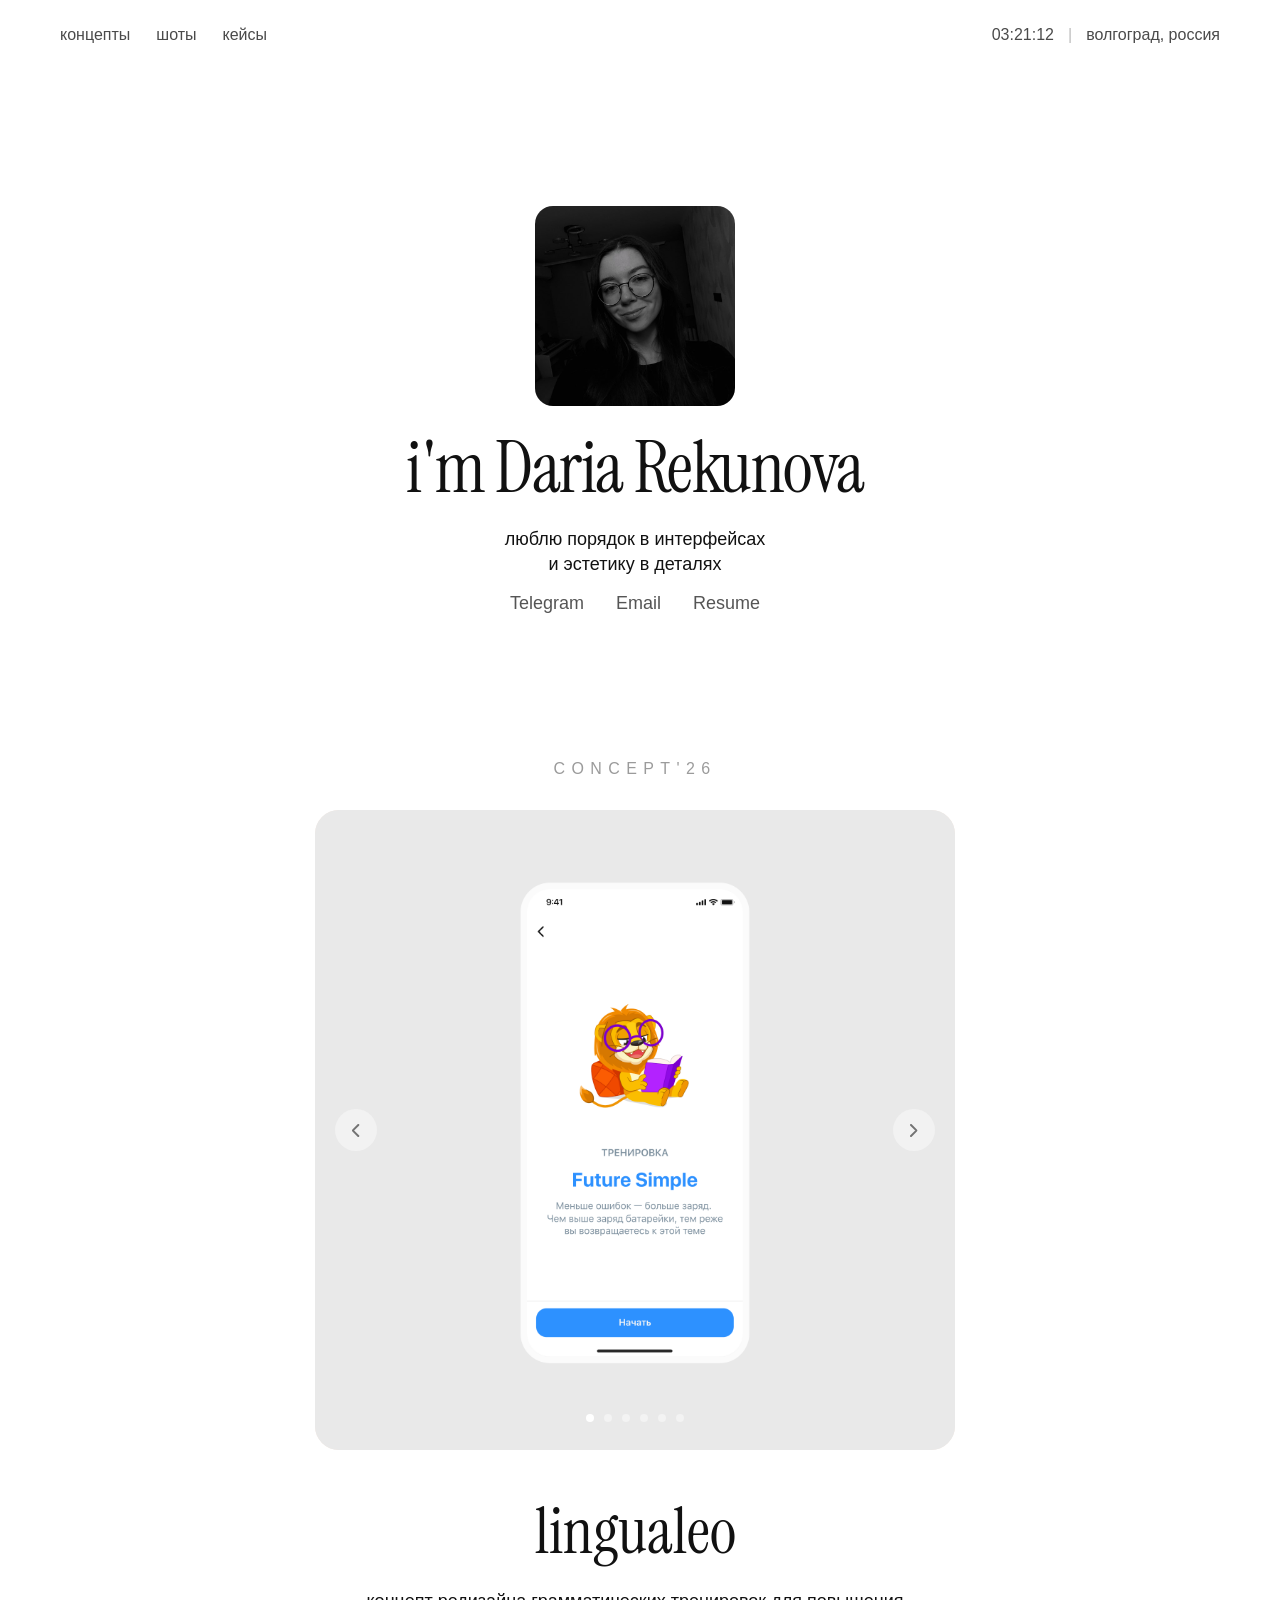
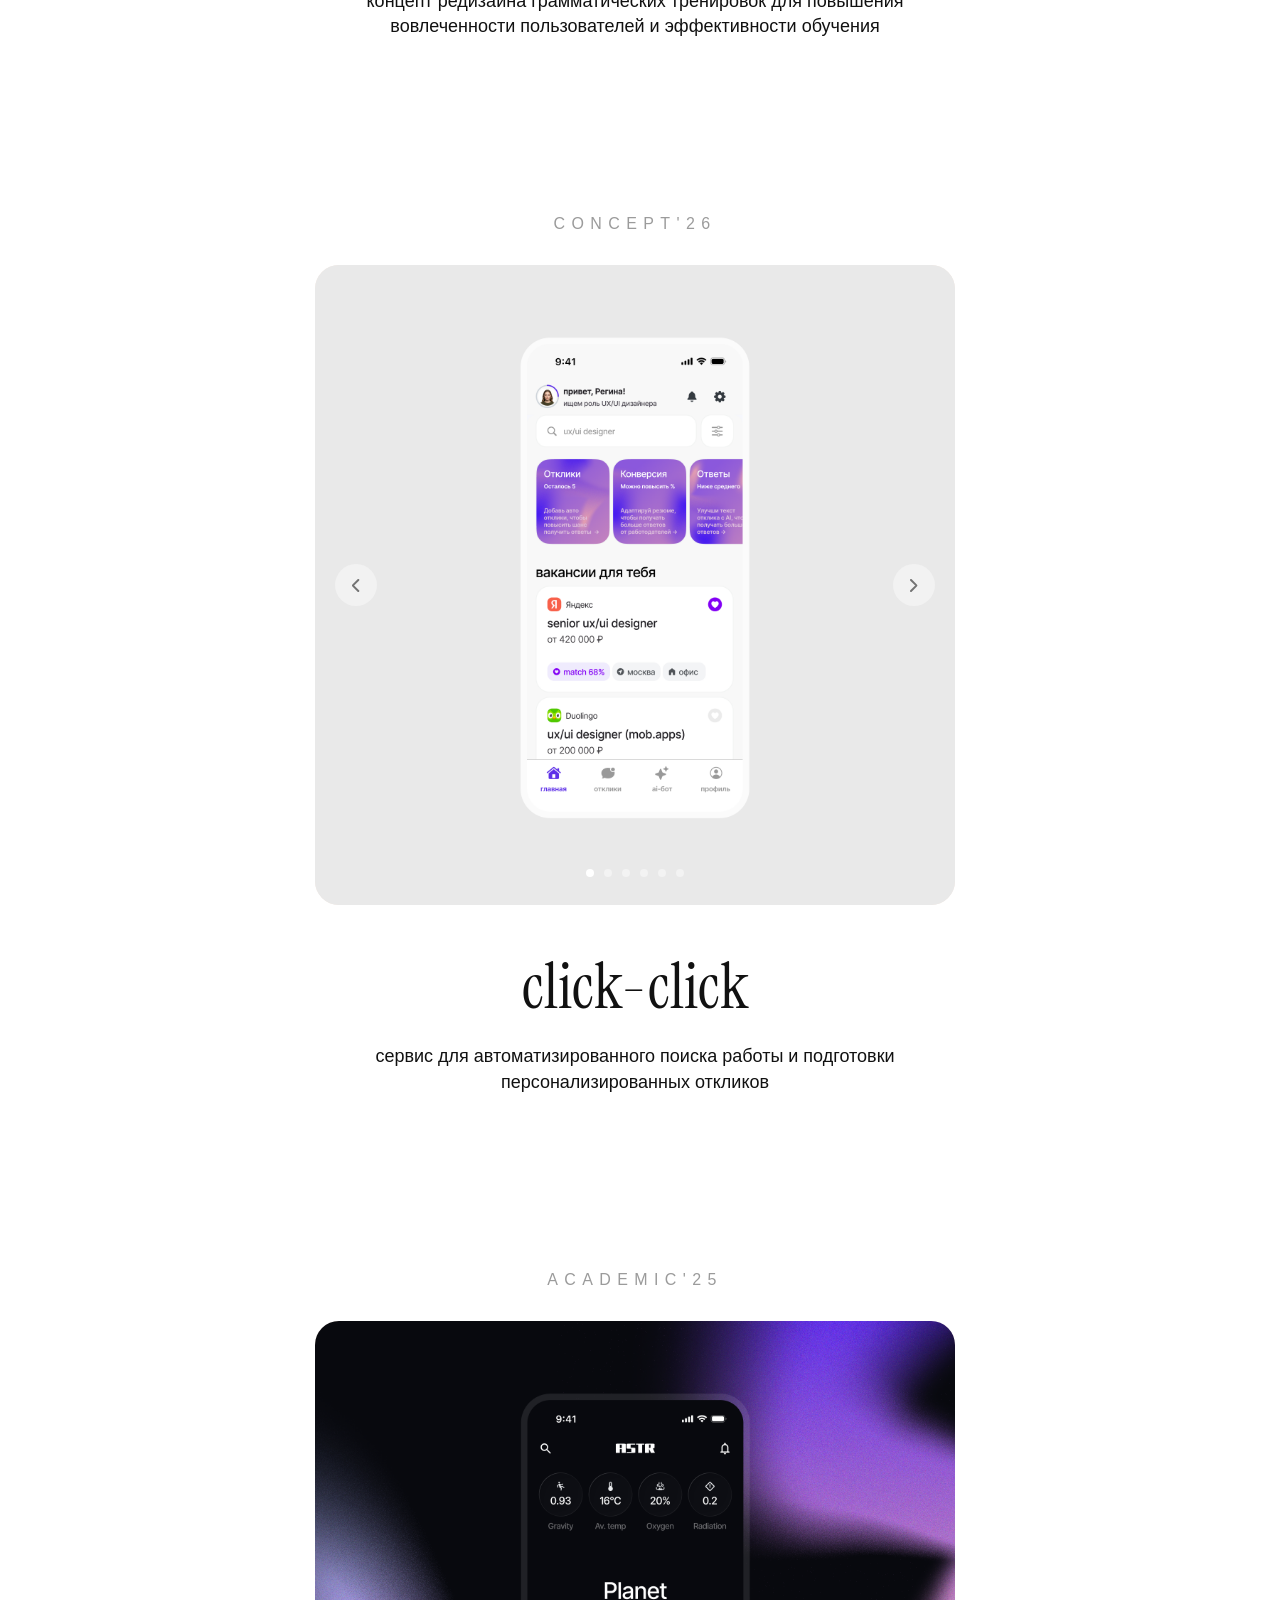
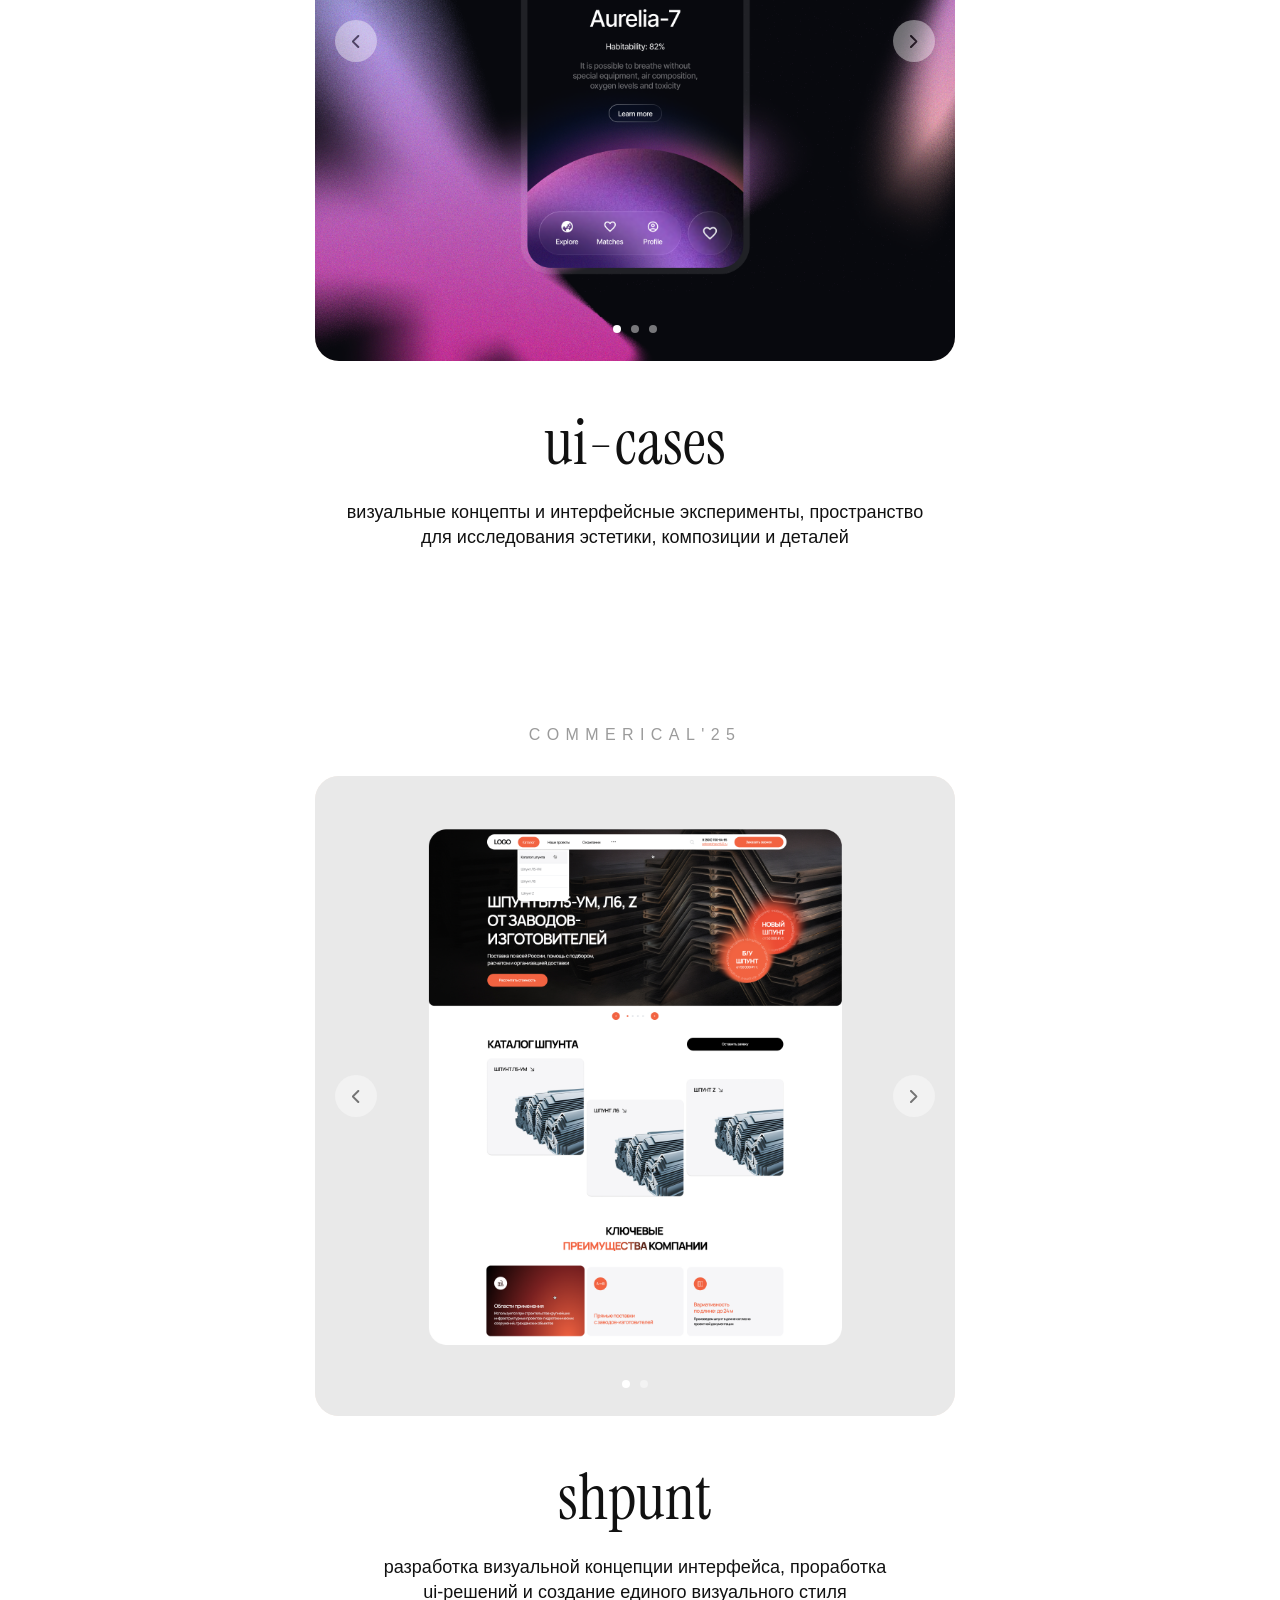
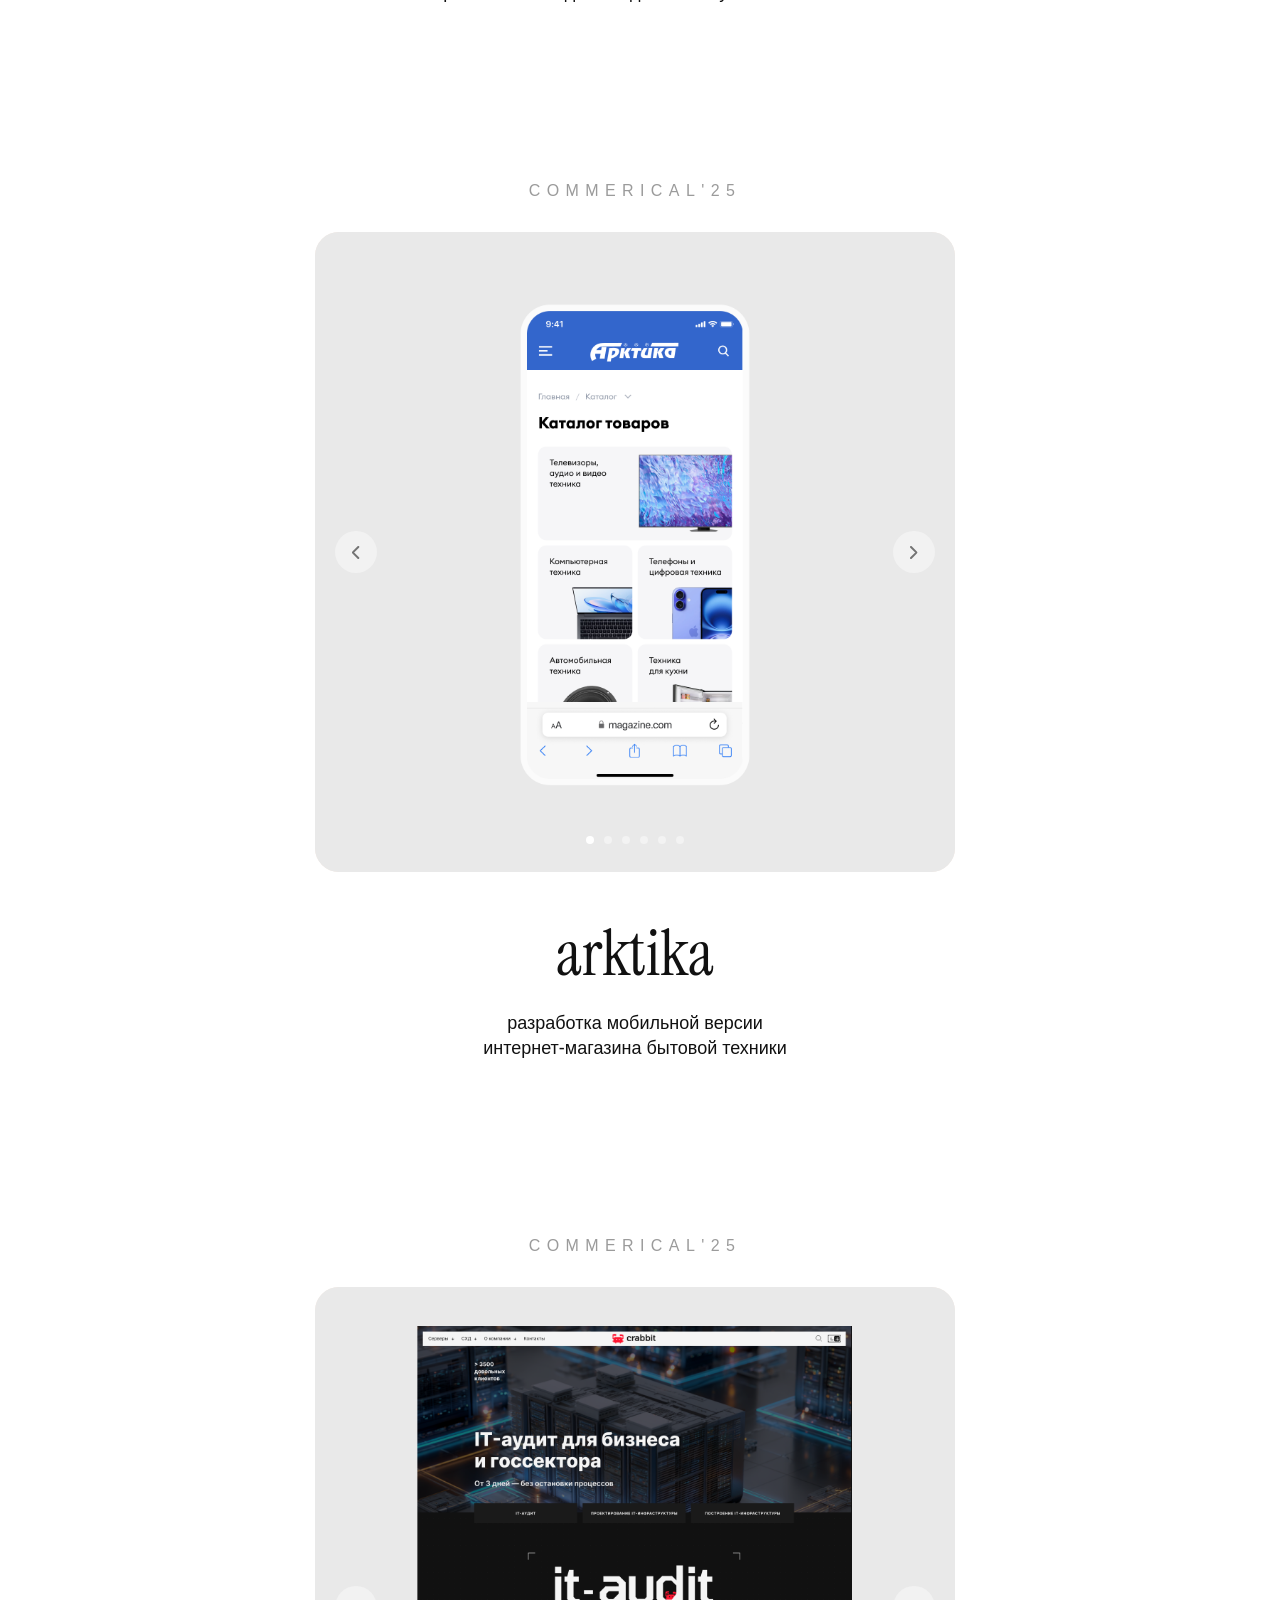
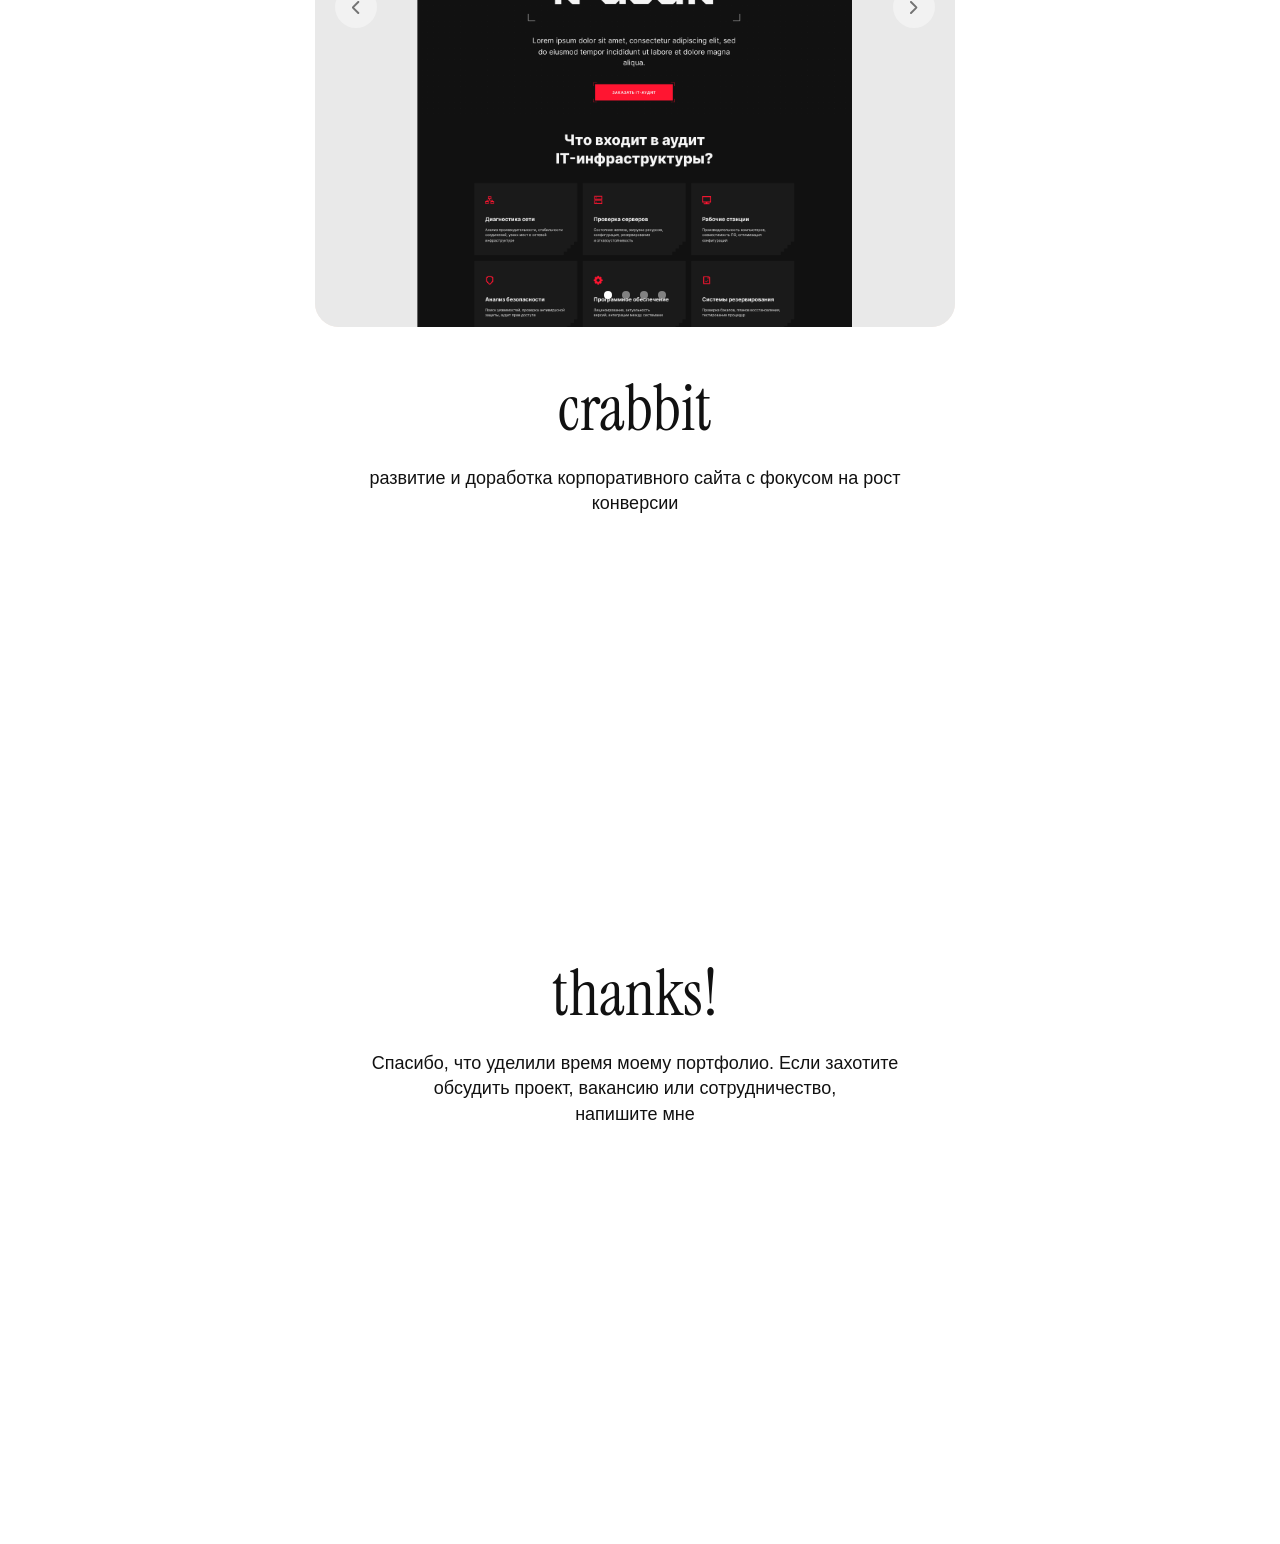
<file: index.html>
<!DOCTYPE html>
<html lang="ru">
  <head>
    <meta charset="UTF-8" />
    <meta name="viewport" content="width=device-width, initial-scale=1.0" />
    <meta http-equiv="X-UA-Compatible" content="ie=edge" />
    <title>Daria Rekunova — UX/UI Designer</title>
    <link rel="icon" type="image/png" href="imahes/ico.svg" />
    <link rel="stylesheet" href="styles.css?v=20261027-impact-metrics" />
    <link rel="stylesheet" href="ling.css?v=20261027-impact-metrics" />
    <link rel="preload" href="fonts/instrument-serif-latin-400-normal.woff2" as="font" type="font/woff2" crossorigin />
  </head>
  <header class="header">
    <nav class="nav">
      <a href="#concept">концепты</a>
      <a href="#projects">шоты</a>
      <a href="#cases">кейсы</a>
    </nav>

    <div class="header__info">
      <span id="clock"></span>

      <span class="divider">|</span>

      <span>волгоград, россия</span>
    </div>
  </header>
  <body>
    <!-- Yandex.Metrika counter -->
<script type="text/javascript">
  (function(m,e,t,r,i,k,a){
      m[i]=m[i]||function(){(m[i].a=m[i].a||[]).push(arguments)};
      m[i].l=1*new Date();
      for (var j = 0; j < document.scripts.length; j++) {if (document.scripts[j].src === r) { return; }}
      k=e.createElement(t),a=e.getElementsByTagName(t)[0],k.async=1,k.src=r,a.parentNode.insertBefore(k,a)
  })(window, document,'script','https://mc.yandex.ru/metrika/tag.js?id=111973907', 'ym');

  ym(111973907, 'init', {ssr:true, webvisor:true, clickmap:true, ecommerce:"dataLayer", referrer: document.referrer, url: location.href, accurateTrackBounce:true, trackLinks:true});
</script>
<noscript><div><img src="https://mc.yandex.ru/watch/111973907" style="position:absolute; left:-9999px;" alt="" /></div></noscript>
<!-- /Yandex.Metrika counter -->
    <section class="hero">
      <div class="hero__content">
        <img class="hero__avatar" src="imahes/123.jpg" alt="Daria Rekunova" />

        <h1 class="hero__title">i'm Daria Rekunova</h1>

        <p class="hero__link">
          люблю порядок в интерфейсах
          <br />
          и эстетику в деталях
        </p>

        <nav class="about__links">
          <a href="https://t.me/rekunovaa" target="_blank">Telegram</a>
          <a
            href="https://mail.yandex.ru/compose?to=daria.titovar@yandex.ru"
            target="_blank"
            rel="noopener noreferrer"
          >
            Email
          </a>
          <a
            href="https://volgograd.hh.ru/resume/9b8371ceff0d9d73930039ed1f696230433358"
            target="_blank"
            >Resume</a
          >
        </nav>
      </div>
    </section>

    <!--  Линглео -->
    <section class="ui-design" id="concept">
      <p class="hero__subtitle">CONCEPT'26</p>

      <div class="slider">
        <div class="slides">
          <img src="imahes/lingualeo-01.png" class="slide" alt="Case 1" />
          <img src="imahes/lingualeo-02.png" class="slide" alt="Case 2" />
          <img src="imahes/lingualeo-03.png" class="slide" alt="Case 3" />
          <img src="imahes/lingualeo-04.png" class="slide" alt="Case 1" />
          <img src="imahes/lingualeo-05.png" class="slide" alt="Case 2" />
          <img src="imahes/lingualeo-06.png" class="slide" alt="Case 3" />
        </div>

        <button class="slider__btn slider__btn--prev">
          <img src="imahes/arrow-left.svg" alt="Предыдущий" />
        </button>

        <button class="slider__btn slider__btn--next">
          <img src="imahes/arrow-right.svg" alt="Следующий" />
        </button>

        <div class="slider__dots">
          <span class="dot active"></span>
          <span class="dot"></span>
          <span class="dot"></span>
          <span class="dot"></span>
          <span class="dot"></span>
          <span class="dot"></span>
        </div>
      </div>

      <h2 class="ui-design__title"><a class="case-trigger" href="ling.html" aria-haspopup="dialog" aria-controls="case-dialog">lingualeo</a></h2>

      <p class="hero__link">
        концепт редизайна грамматических тренировок для повышения вовлеченности
        пользователей <br class="mobile-br" />
        и эффективности обучения
      </p>
    </section>

    <!--  КликКлик -->
    <section class="ui-design">
      <p class="hero__subtitle">CONCEPT'26</p>

      <div class="slider">
        <div class="slides">
          <img src="imahes/kk-02.png" class="slide" alt="Case 2" />
          <img src="imahes/kk-03.png" class="slide" alt="Case 3" />
          <img src="imahes/kk-04.png" class="slide" alt="Case 1" />
          <img src="imahes/kk-05.png" class="slide" alt="Case 2" />
          <img src="imahes/kk-06.png" class="slide" alt="Case 3" />
          <img src="imahes/kk-01.png" class="slide" alt="Case 1" />
        </div>

        <button class="slider__btn slider__btn--prev">
          <img src="imahes/arrow-left.svg" alt="Предыдущий" />
        </button>

        <button class="slider__btn slider__btn--next">
          <img src="imahes/arrow-right.svg" alt="Следующий" />
        </button>

        <div class="slider__dots">
          <span class="dot active"></span>
          <span class="dot"></span>
          <span class="dot"></span>
          <span class="dot"></span>
          <span class="dot"></span>
          <span class="dot"></span>
        </div>
      </div>

      <h2 class="ui-design__title">click-click</h2>

      <p class="hero__link">
        сервис для автоматизированного поиска работы и подготовки
        персонализированных откликов
      </p>
    </section>

    <!--  UI SHOOTS -->
    <section class="ui-design" id="projects">
      <p class="hero__subtitle">ACADEMIC'25</p>

      <div class="slider">
        <div class="slides">
          <img src="imahes/ui-case-01.png" class="slide" alt="Case 1" />
          <img src="imahes/ui-case-2.png" class="slide" alt="Case 2" />
          <img src="imahes/ui-case-03.png" class="slide" alt="Case 3" />
        </div>

        <button class="slider__btn slider__btn--prev">
          <img src="imahes/arrow-left.svg" alt="Предыдущий" />
        </button>

        <button class="slider__btn slider__btn--next">
          <img src="imahes/arrow-right.svg" alt="Следующий" />
        </button>

        <div class="slider__dots">
          <span class="dot active"></span>
          <span class="dot"></span>
          <span class="dot"></span>
        </div>
      </div>

      <h2 class="ui-design__title">ui-cases</h2>

      <p class="hero__link">
        визуальные концепты и интерфейсные эксперименты, пространство
        <br class="mobile-br" />
        для исследования эстетики, композиции и деталей
      </p>
    </section>

    <!--  Шпунт -->
    <section class="ui-design" id="cases">
      <p class="hero__subtitle">COMMERICAL'25</p>

      <div class="slider">
        <div class="slides">
          <img src="imahes/sh-01.png" class="slide" alt="Case 1" />
          <img src="imahes/sh-01-1.png" class="slide" alt="Case 2" />
        </div>

        <button class="slider__btn slider__btn--prev">
          <img src="imahes/arrow-left.svg" alt="Предыдущий" />
        </button>

        <button class="slider__btn slider__btn--next">
          <img src="imahes/arrow-right.svg" alt="Следующий" />
        </button>

        <div class="slider__dots">
          <span class="dot active"></span>
          <span class="dot"></span>
        </div>
      </div>

      <h2 class="ui-design__title">shpunt</h2>

      <p class="hero__link">
        разработка визуальной концепции интерфейса, проработка <br />
        ui-решений и создание единого визуального стиля
      </p>
    </section>

    <!--  Арктика -->
    <section class="ui-design">
      <p class="hero__subtitle">COMMERICAL'25</p>

      <div class="slider">
        <div class="slides">
          <img src="imahes/a-01.png" class="slide" alt="Case 1" />
          <img src="imahes/a-02.png" class="slide" alt="Case 2" />
          <img src="imahes/a-03.png" class="slide" alt="Case 1" />
          <img src="imahes/a-04.png" class="slide" alt="Case 2" />
          <img src="imahes/a-05.png" class="slide" alt="Case 1" />
          <img src="imahes/a-06.png" class="slide" alt="Case 2" />
        </div>

        <button class="slider__btn slider__btn--prev">
          <img src="imahes/arrow-left.svg" alt="Предыдущий" />
        </button>

        <button class="slider__btn slider__btn--next">
          <img src="imahes/arrow-right.svg" alt="Следующий" />
        </button>

        <div class="slider__dots">
          <span class="dot active"></span>
          <span class="dot"></span>
          <span class="dot"></span>
          <span class="dot"></span>
          <span class="dot"></span>
          <span class="dot"></span>
        </div>
      </div>

      <h2 class="ui-design__title">arktika</h2>

      <p class="hero__link">
        разработка мобильной версии <br />
        интернет-магазина бытовой техники
      </p>
    </section>

    <!--  Крэббит -->
    <section class="ui-design">
      <p class="hero__subtitle">COMMERICAL'25</p>

      <div class="slider">
        <div class="slides">
          <img src="imahes/k-01.png" class="slide" alt="Case 1" />
          <img src="imahes/k-02-1.png" class="slide" alt="Case 2" />
          <img src="imahes/k-03.png" class="slide" alt="Case 1" />
          <img src="imahes/k-04.png" class="slide" alt="Case 2" />
        </div>

        <button class="slider__btn slider__btn--prev">
          <img src="imahes/arrow-left.svg" alt="Предыдущий" />
        </button>

        <button class="slider__btn slider__btn--next">
          <img src="imahes/arrow-right.svg" alt="Следующий" />
        </button>

        <div class="slider__dots">
          <span class="dot active"></span>
          <span class="dot"></span>
          <span class="dot"></span>
          <span class="dot"></span>
        </div>
      </div>

      <h2 class="ui-design__title">crabbit</h2>

      <p class="hero__link">
        развитие и доработка корпоративного сайта с фокусом на рост конверсии
      </p>
    </section>

    <!--  Айдентика 
    <section class="ui-design">
      <p class="hero__subtitle">IDENTITY'25</p>

      <div class="slider">
        <div class="slides">
          <img src="imahes/k-01.png" class="slide" alt="Case 1" />
          <img src="imahes/k-02-1.png" class="slide" alt="Case 2" />
          <img src="imahes/k-03.png" class="slide" alt="Case 1" />
          <img src="imahes/k-04.png" class="slide" alt="Case 2" />
        </div>

        <button class="slider__btn slider__btn--prev">
          <img src="imahes/arrow-left.svg" alt="Предыдущий" />
        </button>

        <button class="slider__btn slider__btn--next">
          <img src="imahes/arrow-right.svg" alt="Следующий" />
        </button>

        <div class="slider__dots">
          <span class="dot active"></span>
          <span class="dot"></span>
          <span class="dot"></span>
          <span class="dot"></span>
        </div>
      </div>

      <h2 class="ui-design__title">gliph</h2>

      <p class="hero__link">
        создание фирменного стиля <br />
        и визуальной айдентики для бегового сообщества
      </p>
    </section>
-->
    <section class="hero2">
      <div class="hero__content">
        <h1 class="hero2__title">thanks!</h1>

        <p class="hero__link">
          Спасибо, что уделили время моему портфолио. Если захотите обсудить
          проект, вакансию или сотрудничество,
          <a href="https://t.me/rekunovaa" target="_blank">напишите мне</a>
        </p>
      </div>
    </section>

    <dialog class="case-dialog" id="case-dialog" aria-labelledby="case-dialog-title">
      <div class="case-dialog__bar">
        <h2 id="case-dialog-title">Редизайн грамматических тренировок LinguaLeo</h2>
        <button class="case-dialog__close" type="button" aria-label="Закрыть кейс" autofocus>×</button>
      </div>
      <div class="case-dialog__body" id="case-dialog-body" aria-busy="false"></div>
    </dialog>
    <script src="script.js?v=20261027-impact-metrics"></script>
  </body>
</html>
</file>
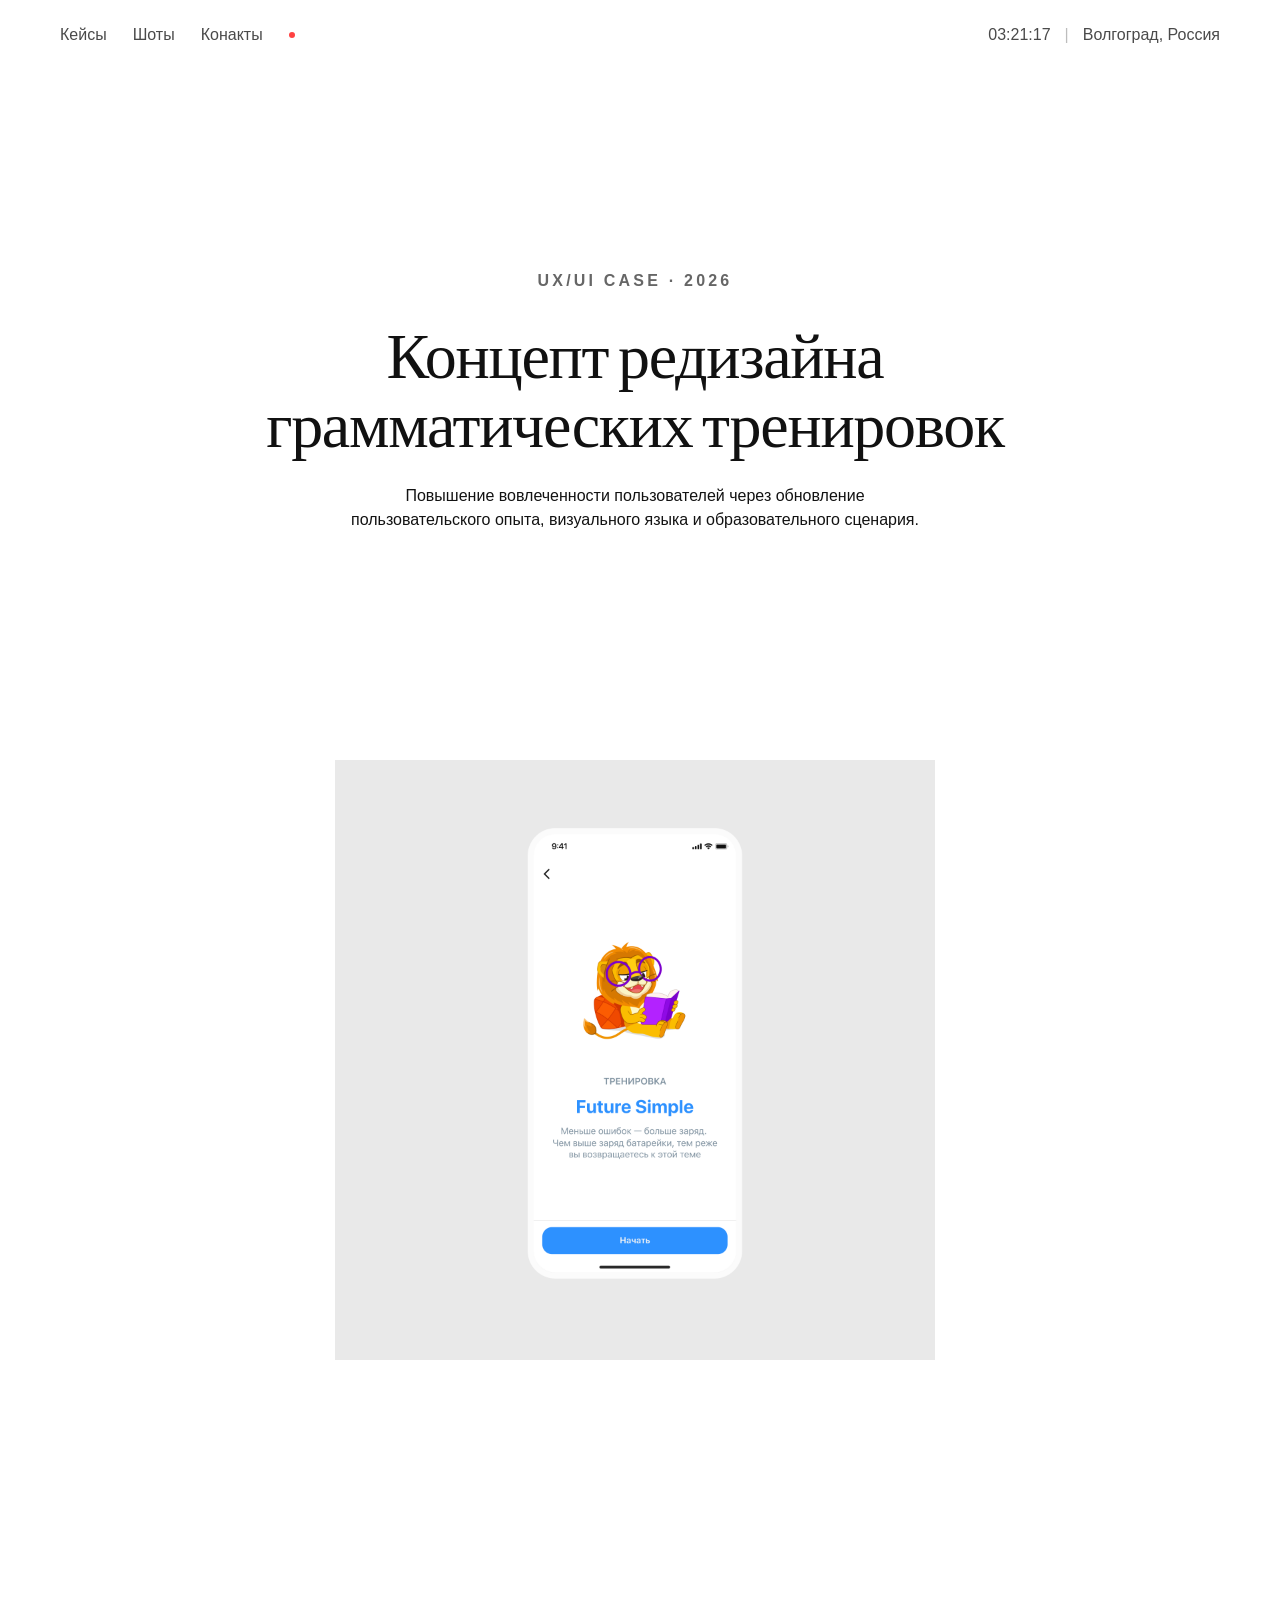
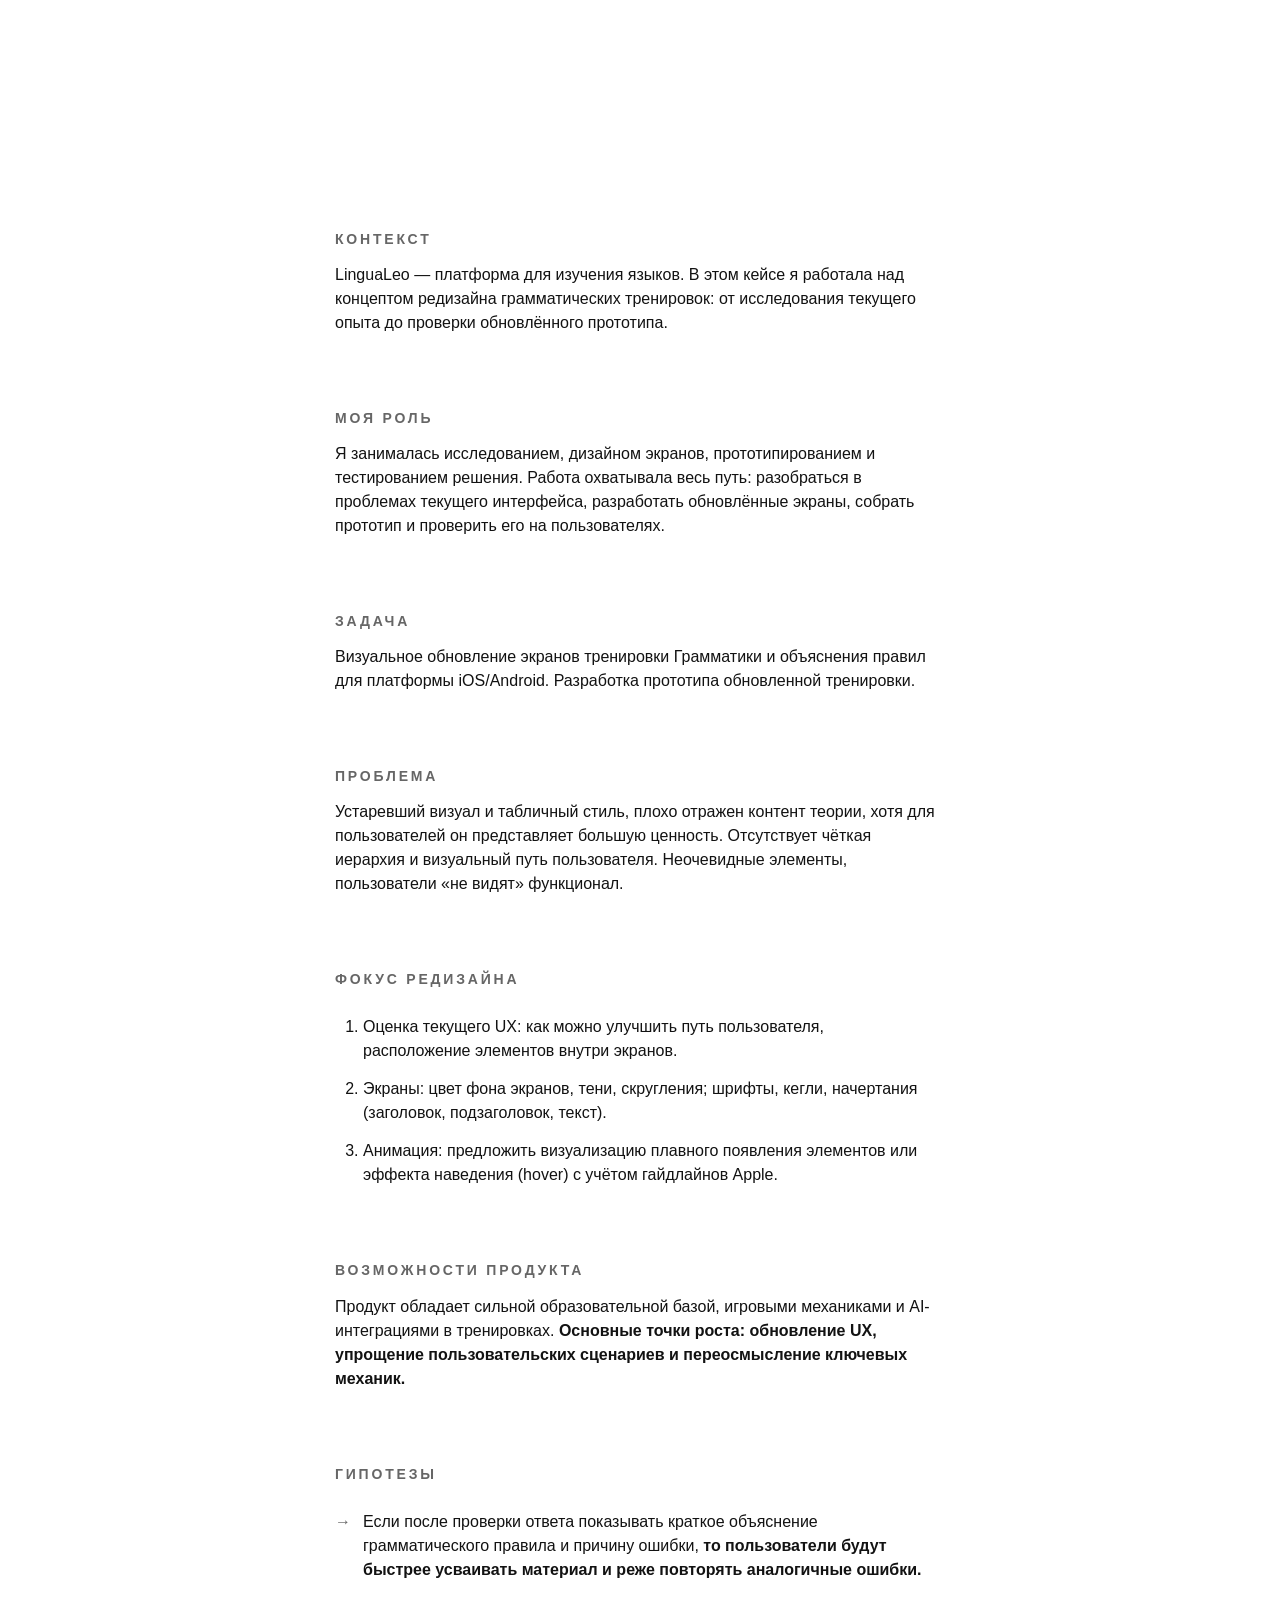
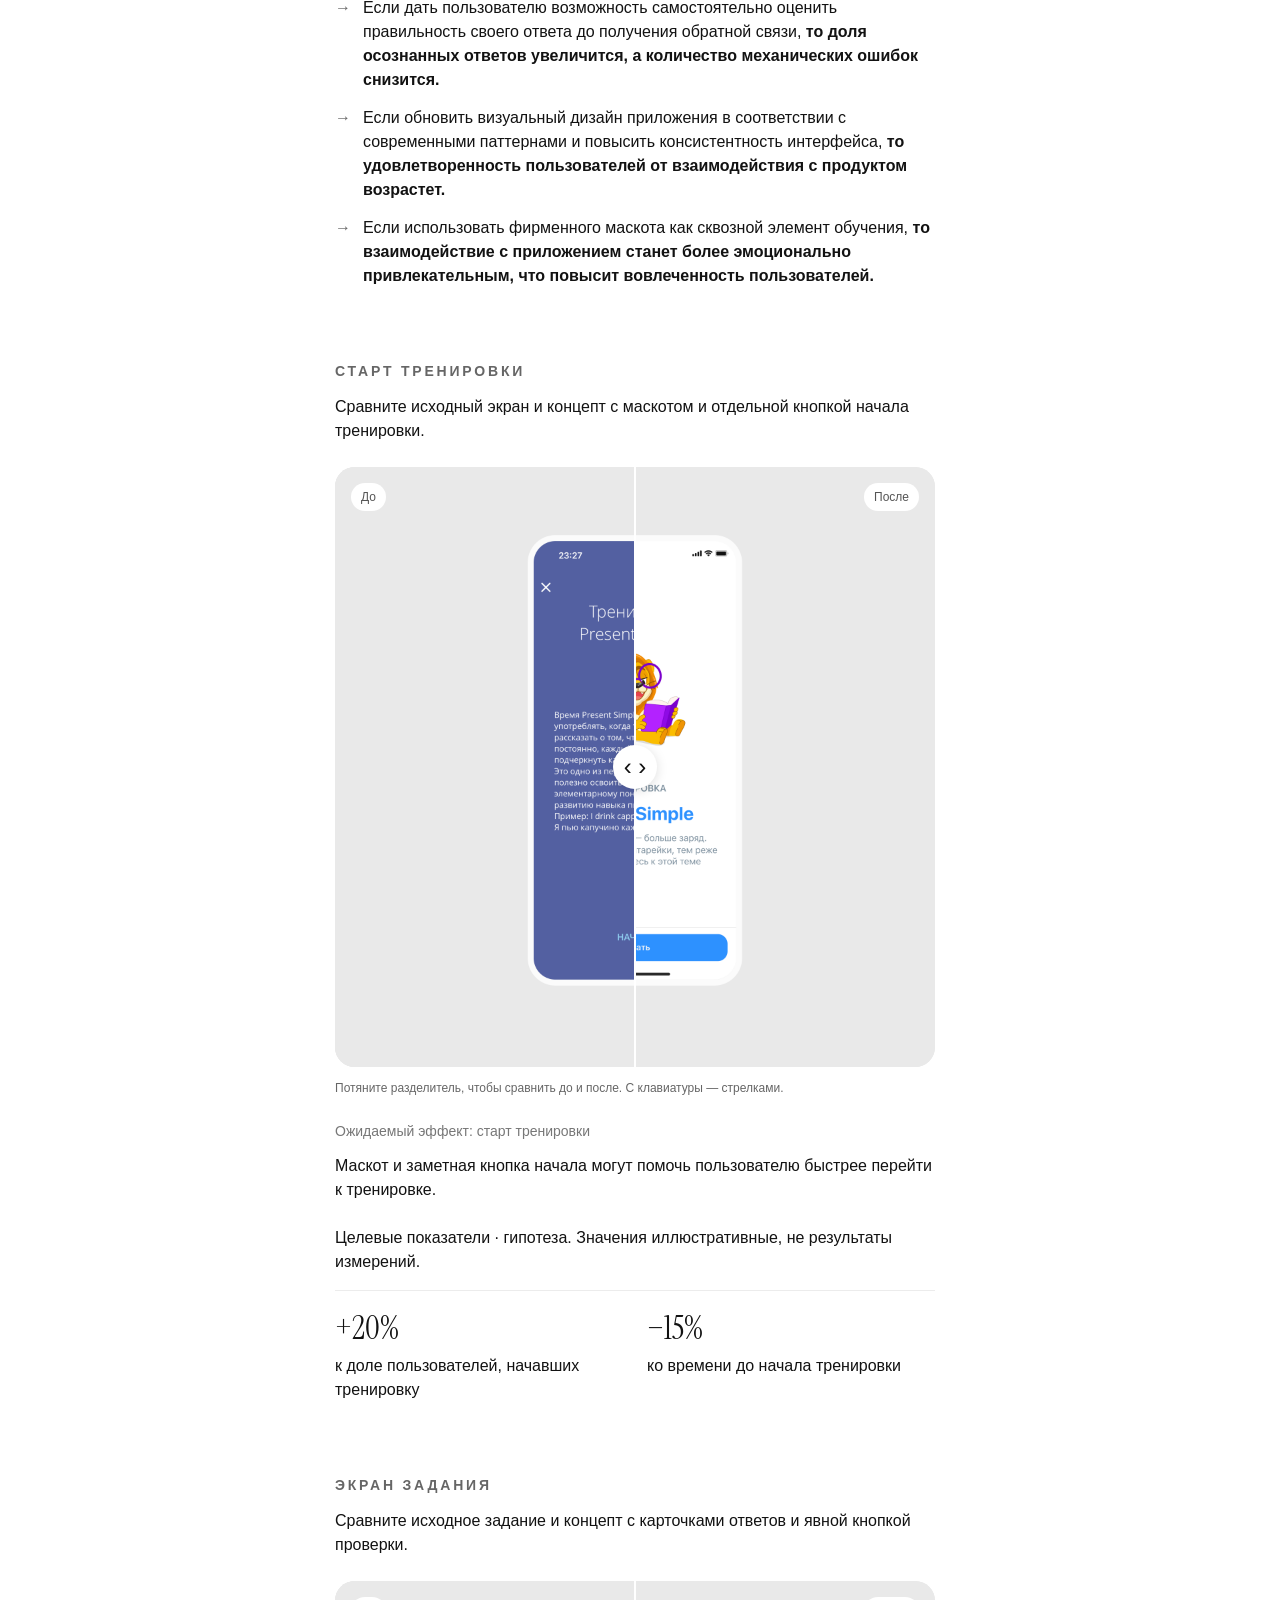
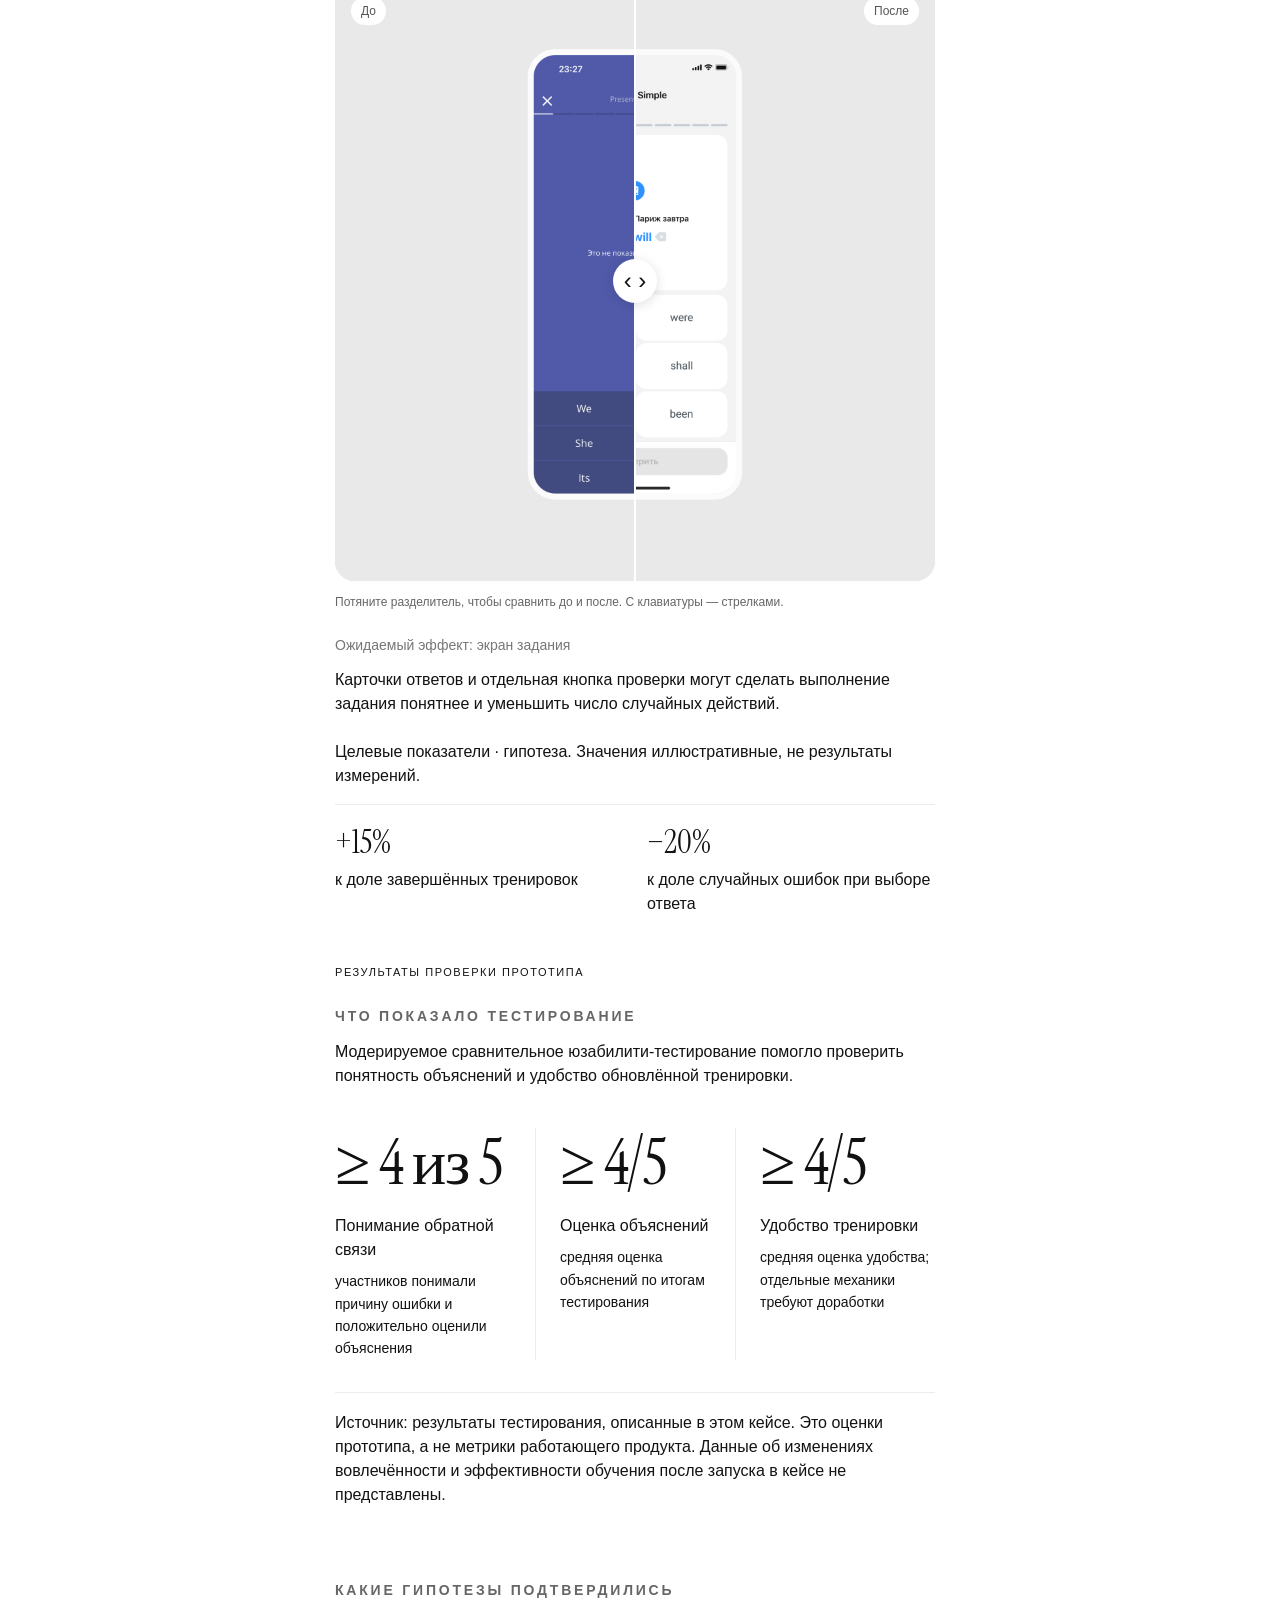
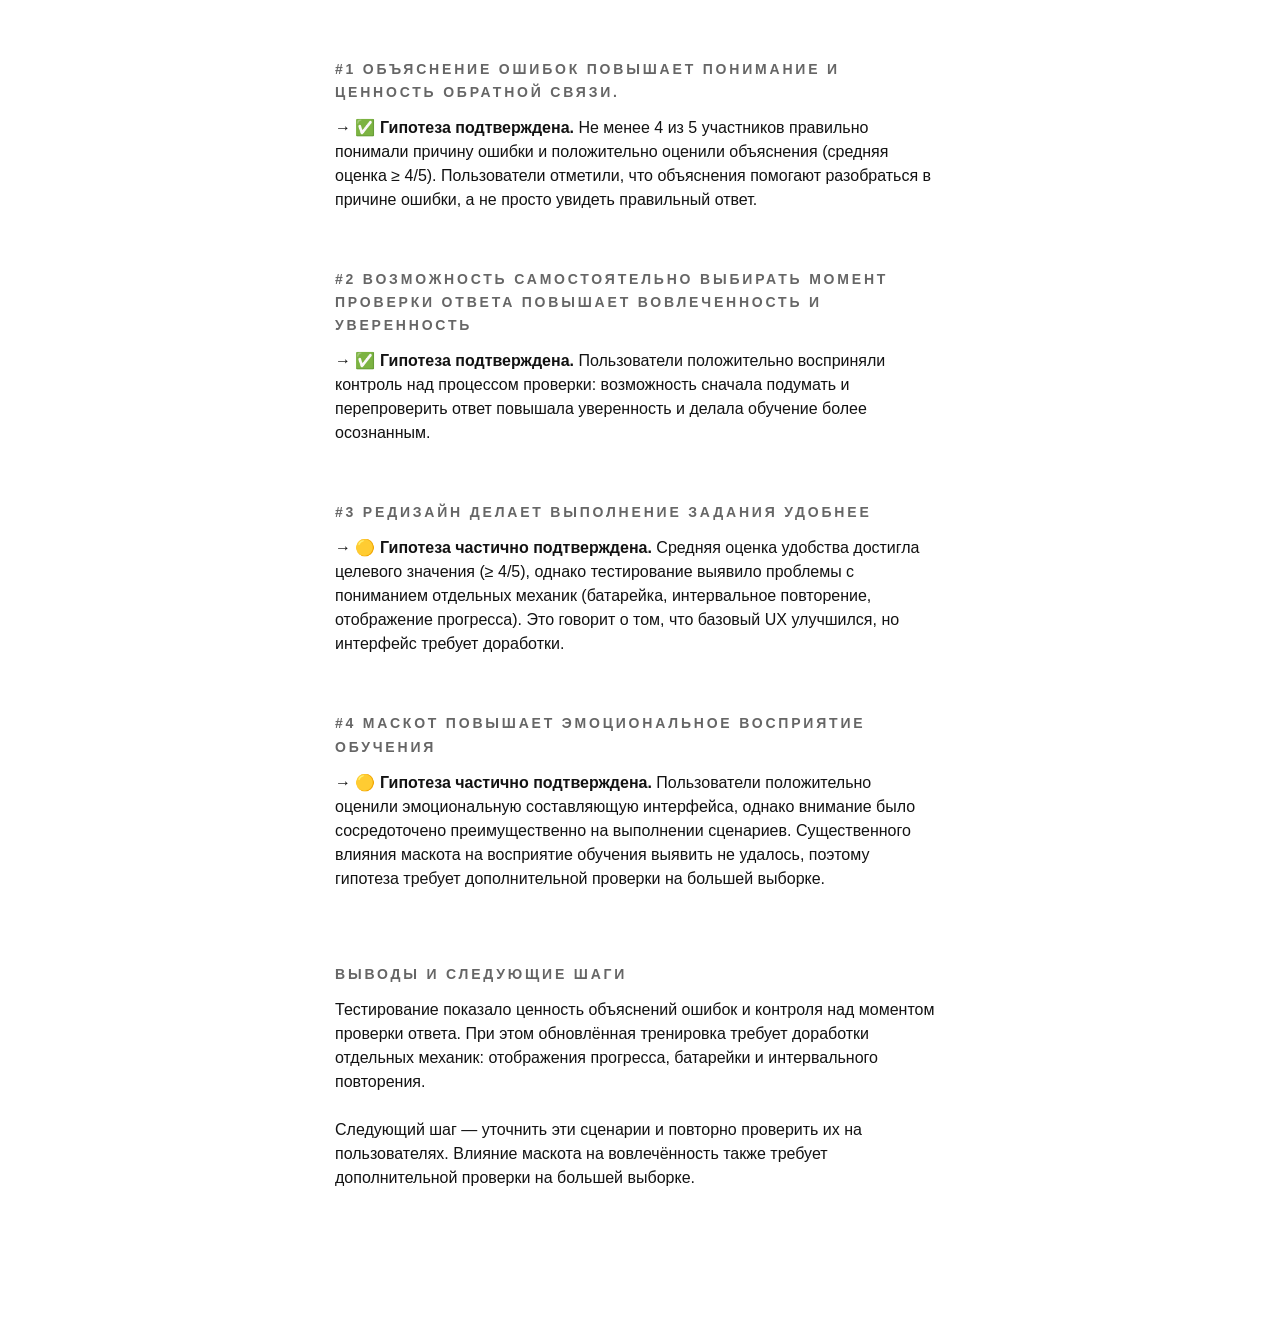
<file: ling.html>
<!DOCTYPE html>
<html lang="ru">
  <head>
    <meta charset="UTF-8" />
    <meta name="viewport" content="width=device-width, initial-scale=1.0" />
    <meta http-equiv="X-UA-Compatible" content="ie=edge" />
    <title>Lingualeo</title>
    <link rel="stylesheet" href="styles.css?v=20261027-impact-metrics" />
    <link rel="stylesheet" href="ling.css?v=20261027-impact-metrics" />
    <link rel="preload" href="fonts/instrument-serif-latin-400-normal.woff2" as="font" type="font/woff2" crossorigin />
  </head>
  <header class="header">
    <nav class="nav">
      <a href="#home">Кейсы</a>
      <a href="#projects">Шоты</a>
      <a href="#contact">Конакты</a>

      <span class="status"></span>
    </nav>

    <div class="header__info">
      <span id="clock"></span>

      <span class="divider">|</span>

      <span>Волгоград, Россия</span>
    </div>
  </header>
  <body class="case-page">
    <!-- Hero -->
    <section class="hero">
      <div class="hero__content">
        <p class="hero__subtitle">UX/UI CASE · 2026</p>

        <h1 class="hero__title">
          Концепт редизайна<br />
          грамматических тренировок
        </h1>

        <p class="hero__link">
          Повышение вовлеченности пользователей через обновление
          пользовательского опыта, визуального языка и образовательного
          сценария.
        </p>
      </div>
    </section>

    <!-- Большой баннер -->

    <section class="ui-design">
      <img src="imahes/lingualeo-01.png" class="case-cover" alt="LinguaLeo" />
    </section>

    <!--аапп --->

    <section class="case-content">
      <div class="case-container">
        <h2 class="case-section-title">Контекст</h2>
        <p>LinguaLeo — платформа для изучения языков. В этом кейсе я работала над концептом редизайна грамматических тренировок: от исследования текущего опыта до проверки обновлённого прототипа.</p>

        <h3>Моя роль</h3>
        <p>Я занималась исследованием, дизайном экранов, прототипированием и тестированием решения. Работа охватывала весь путь: разобраться в проблемах текущего интерфейса, разработать обновлённые экраны, собрать прототип и проверить его на пользователях.</p>


        <h3>Задача</h3>

        <p>
          Визуальное обновление экранов тренировки Грамматики и объяснения
          правил для платформы iOS/Android. Разработка прототипа обновленной
          тренировки.
        </p>

        <h3>Проблема</h3>

        <p>
          Устаревший визуал и табличный стиль, плохо отражен контент теории,
          хотя для пользователей он представляет большую ценность. Отсутствует
          чёткая иерархия и визуальный путь пользователя. Неочевидные элементы,
          пользователи «не видят» функционал.
        </p>

        <h3>Фокус редизайна</h3>

        <ol>
          <li>
            Оценка текущего UX: как можно улучшить путь пользователя,
            расположение элементов внутри экранов.
          </li>

          <li>
            Экраны: цвет фона экранов, тени, скругления; шрифты, кегли,
            начертания (заголовок, подзаголовок, текст).
          </li>

          <li>
            Анимация: предложить визуализацию плавного появления элементов или
            эффекта наведения (hover) с учётом гайдлайнов Apple.
          </li>
        </ol>

        <h3>Возможности продукта</h3>

        <p>
          Продукт обладает сильной образовательной базой, игровыми механиками и
          AI-интеграциями в тренировках.

          <strong>
            Основные точки роста: обновление UX, упрощение пользовательских
            сценариев и переосмысление ключевых механик.
          </strong>
        </p>

        <h3>Гипотезы</h3>

        <ul class="arrow-list">
          <li>
            Если после проверки ответа показывать краткое объяснение
            грамматического правила и причину ошибки,
            <strong>
              то пользователи будут быстрее усваивать материал и реже повторять
              аналогичные ошибки.
            </strong>
          </li>

          <li>
            Если дать пользователю возможность самостоятельно оценить
            правильность своего ответа до получения обратной связи,
            <strong>
              то доля осознанных ответов увеличится, а количество механических
              ошибок снизится.
            </strong>
          </li>

          <li>
            Если обновить визуальный дизайн приложения в соответствии с
            современными паттернами и повысить консистентность интерфейса,
            <strong>
              то удовлетворенность пользователей от взаимодействия с продуктом
              возрастет.
            </strong>
          </li>

          <li>
            Если использовать фирменного маскота как сквозной элемент обучения,
            <strong>
              то взаимодействие с приложением станет более эмоционально
              привлекательным, что повысит вовлеченность пользователей.
            </strong>
          </li>
        </ul>

        <h3>Старт тренировки</h3>
        <p>Сравните исходный экран и концепт с маскотом и отдельной кнопкой начала тренировки.</p>
        <figure class="case-comparison">
          <div class="case-comparison__surface" style="--comparison: 50%">
            <img class="case-comparison__image" src="imahes/lingualeo-01.png" alt="Старт тренировки: после редизайна" draggable="false" />
            <img class="case-comparison__image case-comparison__before" src="imahes/lingleo-before01.png" alt="Старт тренировки: до редизайна" draggable="false" />
            <span class="case-comparison__label case-comparison__label--before" aria-hidden="true">До</span>
            <span class="case-comparison__label case-comparison__label--after" aria-hidden="true">После</span>
            <span class="case-comparison__divider" aria-hidden="true"><span>‹ ›</span></span>
            <input class="case-comparison__range" type="range" min="0" max="100" value="50" aria-label="Старт тренировки: сравнение до и после" aria-valuetext="До: 50%, после: 50%" />
          </div>
          <figcaption>Потяните разделитель, чтобы сравнить до и после. С клавиатуры — стрелками.</figcaption>
        </figure>
        <section class="case-impact" aria-labelledby="case-impact-0">
          <h4 id="case-impact-0">Ожидаемый эффект: старт тренировки</h4>
          <p>Маскот и заметная кнопка начала могут помочь пользователю быстрее перейти к тренировке.</p>
          <p class="case-impact__note">Целевые показатели · гипотеза. Значения иллюстративные, не результаты измерений.</p>
          <dl class="case-impact__metrics">
            <div><dt>к доле пользователей, начавших тренировку</dt><dd>+20%</dd></div>
            <div><dt>ко времени до начала тренировки</dt><dd>−15%</dd></div>
          </dl>
        </section>


        <h3>Экран задания</h3>
        <p>Сравните исходное задание и концепт с карточками ответов и явной кнопкой проверки.</p>
        <figure class="case-comparison">
          <div class="case-comparison__surface" style="--comparison: 50%">
            <img class="case-comparison__image" src="imahes/lingualeo-02.png" alt="Экран задания: после редизайна" draggable="false" />
            <img class="case-comparison__image case-comparison__before" src="imahes/lingleo-before02.png" alt="Экран задания: до редизайна" draggable="false" />
            <span class="case-comparison__label case-comparison__label--before" aria-hidden="true">До</span>
            <span class="case-comparison__label case-comparison__label--after" aria-hidden="true">После</span>
            <span class="case-comparison__divider" aria-hidden="true"><span>‹ ›</span></span>
            <input class="case-comparison__range" type="range" min="0" max="100" value="50" aria-label="Экран задания: сравнение до и после" aria-valuetext="До: 50%, после: 50%" />
          </div>
          <figcaption>Потяните разделитель, чтобы сравнить до и после. С клавиатуры — стрелками.</figcaption>
        </figure>
        <section class="case-impact" aria-labelledby="case-impact-1">
          <h4 id="case-impact-1">Ожидаемый эффект: экран задания</h4>
          <p>Карточки ответов и отдельная кнопка проверки могут сделать выполнение задания понятнее и уменьшить число случайных действий.</p>
          <p class="case-impact__note">Целевые показатели · гипотеза. Значения иллюстративные, не результаты измерений.</p>
          <dl class="case-impact__metrics">
            <div><dt>к доле завершённых тренировок</dt><dd>+15%</dd></div>
            <div><dt>к доле случайных ошибок при выборе ответа</dt><dd>−20%</dd></div>
          </dl>
        </section>


        <section class="case-results" aria-labelledby="case-results-title">
          <p class="case-results__eyebrow">РЕЗУЛЬТАТЫ ПРОВЕРКИ ПРОТОТИПА</p>
          <h2 id="case-results-title">Что показало тестирование</h2>
          <p class="case-results__intro">Модерируемое сравнительное юзабилити-тестирование помогло проверить понятность объяснений и удобство обновлённой тренировки.</p>
          <dl class="case-metrics">
            <div class="case-metrics__item">
              <dt>Понимание обратной связи</dt>
              <dd><strong>≥ 4 из 5</strong><span>участников понимали причину ошибки и положительно оценили объяснения</span></dd>
            </div>
            <div class="case-metrics__item">
              <dt>Оценка объяснений</dt>
              <dd><strong>≥ 4/5</strong><span>средняя оценка объяснений по итогам тестирования</span></dd>
            </div>
            <div class="case-metrics__item">
              <dt>Удобство тренировки</dt>
              <dd><strong>≥ 4/5</strong><span>средняя оценка удобства; отдельные механики требуют доработки</span></dd>
            </div>
          </dl>
          <p class="case-results__note">Источник: результаты тестирования, описанные в этом кейсе. Это оценки прототипа, а не метрики работающего продукта. Данные об изменениях вовлечённости и эффективности обучения после запуска в кейсе не представлены.</p>
        </section>

        <h3>Какие гипотезы подтвердились</h3>

        <h4>
          #1 Объяснение ошибок повышает понимание и ценность обратной связи.
        </h4>

        <p>
          → ✅ <strong>Гипотеза подтверждена.</strong>
          Не менее 4 из 5 участников правильно понимали причину ошибки и
          положительно оценили объяснения (средняя оценка ≥ 4/5). Пользователи
          отметили, что объяснения помогают разобраться в причине ошибки, а не
          просто увидеть правильный ответ.
        </p>

        <h4>
          #2 Возможность самостоятельно выбирать момент проверки ответа повышает
          вовлеченность и уверенность
        </h4>

        <p>
          → ✅ <strong>Гипотеза подтверждена.</strong>
          Пользователи положительно восприняли контроль над процессом проверки:
          возможность сначала подумать и перепроверить ответ повышала
          уверенность и делала обучение более осознанным.
        </p>

        <h4>#3 Редизайн делает выполнение задания удобнее</h4>

        <p>
          → 🟡 <strong>Гипотеза частично подтверждена.</strong>
          Средняя оценка удобства достигла целевого значения (≥ 4/5), однако
          тестирование выявило проблемы с пониманием отдельных механик
          (батарейка, интервальное повторение, отображение прогресса). Это
          говорит о том, что базовый UX улучшился, но интерфейс требует
          доработки.
        </p>

        <h4>#4 Маскот повышает эмоциональное восприятие обучения</h4>

        <p>
          → 🟡 <strong>Гипотеза частично подтверждена.</strong>
          Пользователи положительно оценили эмоциональную составляющую
          интерфейса, однако внимание было сосредоточено преимущественно на
          выполнении сценариев. Существенного влияния маскота на восприятие
          обучения выявить не удалось, поэтому гипотеза требует дополнительной
          проверки на большей выборке.
        </p>
        <h3>Выводы и следующие шаги</h3>
        <p>Тестирование показало ценность объяснений ошибок и контроля над моментом проверки ответа. При этом обновлённая тренировка требует доработки отдельных механик: отображения прогресса, батарейки и интервального повторения.</p>
        <p>Следующий шаг — уточнить эти сценарии и повторно проверить их на пользователях. Влияние маскота на вовлечённость также требует дополнительной проверки на большей выборке.</p>
      </div>
    </section>
    <script src="script.js?v=20261027-impact-metrics"></script>
  </body>
</html>
</file>
<file: styles.css>
/* instrument-serif-latin-ext-400-normal */
@font-face {
  font-family: 'Instrument Serif';
  font-style: normal;
  font-display: swap;
  font-weight: 400;
  src: url(fonts/instrument-serif-latin-ext-400-normal.woff2) format('woff2');
  unicode-range: U+0100-02BA,U+02BD-02C5,U+02C7-02CC,U+02CE-02D7,U+02DD-02FF,U+0304,U+0308,U+0329,U+1D00-1DBF,U+1E00-1E9F,U+1EF2-1EFF,U+2020,U+20A0-20AB,U+20AD-20C0,U+2113,U+2C60-2C7F,U+A720-A7FF;
}

/* instrument-serif-latin-400-normal */
@font-face {
  font-family: 'Instrument Serif';
  font-style: normal;
  font-display: swap;
  font-weight: 400;
  src: url(fonts/instrument-serif-latin-400-normal.woff2) format('woff2');
  unicode-range: U+0000-00FF,U+0131,U+0152-0153,U+02BB-02BC,U+02C6,U+02DA,U+02DC,U+0304,U+0308,U+0329,U+2000-206F,U+20AC,U+2122,U+2191,U+2193,U+2212,U+2215,U+FEFF,U+FFFD;
}
/* instrument-serif-latin-ext-400-italic */
@font-face {
  font-family: 'Instrument Serif';
  font-style: italic;
  font-display: swap;
  font-weight: 400;
  src: url(fonts/instrument-serif-latin-ext-400-italic.woff2) format('woff2');
  unicode-range: U+0100-02BA,U+02BD-02C5,U+02C7-02CC,U+02CE-02D7,U+02DD-02FF,U+0304,U+0308,U+0329,U+1D00-1DBF,U+1E00-1E9F,U+1EF2-1EFF,U+2020,U+20A0-20AB,U+20AD-20C0,U+2113,U+2C60-2C7F,U+A720-A7FF;
}

/* instrument-serif-latin-400-italic */
@font-face {
  font-family: 'Instrument Serif';
  font-style: italic;
  font-display: swap;
  font-weight: 400;
  src: url(fonts/instrument-serif-latin-400-italic.woff2) format('woff2');
  unicode-range: U+0000-00FF,U+0131,U+0152-0153,U+02BB-02BC,U+02C6,U+02DA,U+02DC,U+0304,U+0308,U+0329,U+2000-206F,U+20AC,U+2122,U+2191,U+2193,U+2212,U+2215,U+FEFF,U+FFFD;
}
* {
  margin: 0;
  padding: 0;
  box-sizing: border-box;
}

.header {
  position: fixed;
  top: 0;
  left: 0;

  width: 100%;

  display: flex;
  justify-content: space-between;
  align-items: center;

  padding: 26px 60px;

  background: rgba(255, 255, 255, 0.75);
  backdrop-filter: blur(12px);
  -webkit-backdrop-filter: blur(12px);

  z-index: 999;
}

.nav {
  display: flex;
  align-items: center;
  gap: 26px;
}

.nav a {
  text-decoration: none;
  color: #4a4a4a;
  font-family: Inter, sans-serif;
  font-size: 16px;

  transition: 0.25s;
}

.nav a:hover {
  color: #111;
}

.status {
  width: 6px;
  height: 6px;

  background: #ff4242;
  border-radius: 50%;
}

.header__info {
  display: flex;
  align-items: center;
  gap: 14px;

  font-family: Inter, sans-serif;
  font-size: 16px;
  color: #4a4a4a;
}

.divider {
  color: #bdbdbd;
}

#theme-toggle {
  border: none;
  background: none;
  cursor: pointer;
  font-size: 20px;
}

body {
  background: #fff;
  color: #111;
}

.hero {
  min-height: 100vh;

  display: flex;
  justify-content: center;
  align-items: center;
}

.hero__content {
  display: flex;
  flex-direction: column;
  align-items: center;
  text-align: center;

  margin-top: -80px;
}
.hero__avatar {
  width: 200px;
  height: 200px;

  border-radius: 18px;
  object-fit: cover;

  margin-bottom: 28px;
}

.hero__subtitle {
  font-family: "Inter", sans-serif;
  font-size: 16px;
  font-weight: 500;

  letter-spacing: 0.4em;
  color: #9b9b9b;

  margin-bottom: 32px;
}
.hero__title {
  font-family: "Instrument Serif", serif;
  font-size: 72px;
  font-weight: 400;
  line-height: 0.95;
  letter-spacing: -0.02em;
  margin-bottom: 24px;
}

.hero__link {
  display: flex;
  flex-direction: column;
  align-items: center;
  text-align: center;
  font-family: "Inter", sans-serif;
  font-size: 18px;
  color: #111;
  line-height: 1.4;
  max-width: 600px;

  text-decoration: none;
  transition: opacity 0.25s;
  margin-bottom: 16px;
}

.about__links {
  display: flex;
  gap: 32px;
  flex-wrap: wrap;
  justify-content: center;
}

.about__links a {
  font-family: "Inter", sans-serif;
  font-size: 18px;
  color: #555;

  text-decoration: none;

  transition: 0.25s;
}

.about__links a:hover {
  color: #111;
}

/* =========================
   Mobile
========================= */

@media (max-width: 768px) {
  .header {
    padding: 20px;
  }

  .nav {
    gap: 16px;
  }

  .nav a {
    font-size: 16px;
  }

  .header__info {
    display: none;
  }

  .hero {
    padding: 100px 20px 40px;
    min-height: auto;
  }

  .hero__content {
    margin-top: 0;
  }

  .hero__avatar {
    width: 128px;
    height: 128px;
    margin-bottom: 24px;
    margin-top: 48px;
  }

  .hero__subtitle {
    font-size: 12px;
    letter-spacing: 0.3em;
    margin-bottom: 32px;
    text-align: center;
  }

  .hero__title {
    font-size: 48px;
    line-height: 1;
    margin-bottom: 20px;
  }

  .hero__link {
    font-size: 16px;
    margin-bottom: 32px;
    max-width: 320px;
  }

  .about__links {
    gap: 18px;
    flex-direction: column;
    align-items: center;
    margin-bottom: 96px;
  }

  .about__links a {
    font-size: 16px;
  }
}

@media (max-width: 768px) {
  .header {
    justify-content: center;
    padding: 18px 20px;
  }

  .header__info {
    display: none;
  }

  .nav {
    gap: 20px;
    flex-wrap: wrap;
    justify-content: center;
  }
}

/* ===== UI Design Section ===== */

.ui-design {
  padding: 80px 20px; /* Расстояние между блоками тут */

  display: flex;
  flex-direction: column;
  align-items: center;
}

.ui-design__subtitle {
  font-family: "Inter", sans-serif;
  font-size: 12px;
  letter-spacing: 0.18em;
  text-transform: uppercase;

  color: #888;

  margin-bottom: 10px;
}

.ui-design__title {
  font-family: "Instrument Serif", serif;
  font-size: 48px;
  font-weight: 400;

  margin-bottom: 16px;
}

.ui-design__card {
  width: 640px;
  height: 640px;

  background: #ffd7cc;

  border-radius: 24px;

  display: flex;
  justify-content: center;
  align-items: flex-end;
  margin-bottom: 48px;
}

.ui-design__card img {
  width: 100%;

  display: block;

  transform: translateY(15px);
}

.ui-design {
  transform: translateY(-220px);
}

/* ===== MOB UI Design Section ===== */

@media (max-width: 768px) {
  .ui-design {
    padding: 36px 20px;
    transform: translateY(-100px);
  }

  .ui-design__card {
    width: 100%;
    max-width: 340px;
    height: 340px;
    border-radius: 20px;
    margin-bottom: 32px;
  }

  .ui-design__card img {
    width: 100%;
    transform: translateY(8px);
  }

  .ui-design__title {
    font-size: 48px;
    margin-bottom: 12px;
    text-align: center;
  }

  .ui-design__subtitle {
    font-size: 11px;
    letter-spacing: 0.12em;
    text-align: center;
  }
}

.ui-design__title {
  font-family: "Instrument Serif", serif;
  font-size: 64px;
  font-weight: 400;
  margin-bottom: 16px;
  cursor: pointer;
}

/* Слайдер */
.slider {
  position: relative;
  width: 640px;
  height: 640px;
  overflow: hidden;
  border-radius: 24px;
  background: #f8eae2;
  margin-bottom: 40px;
}

.slides {
  display: flex;
  width: 100%;
  height: 100%;
  transition: transform 1.5s ease;
}

.slide {
  transition: transform 0.3s ease;
  cursor: pointer;
  flex: 0 0 100%;
  width: 100%;
  height: 100%;
  object-fit: contain;
}
.slide.active {
  opacity: 1;
}

.slide:hover {
  transform: scale(1.02);
}

.slider__btn {
  position: absolute;
  top: 50%;
  transform: translateY(-50%);
  opacity: 0.5;

  width: 42px;
  height: 42px;

  border: none;
  border-radius: 50%;

  background: rgba(255, 255, 255, 0.8);

  cursor: pointer;

  font-size: 22px;

  transition: 0.3s;

  z-index: 10;
}

.slider__btn:hover {
  background: white;
  opacity: 0.75;
}

.slider__btn--prev {
  left: 20px;
}

.slider__btn--next {
  right: 20px;
}

.slider__dots {
  position: absolute;

  bottom: 28px;
  left: 50%;

  transform: translateX(-50%);

  display: flex;
  gap: 10px;
}

.dot {
  width: 8px;
  height: 8px;

  border-radius: 50%;

  background: rgba(255, 255, 255, 0.45);

  cursor: pointer;

  transition: 0.3s;
}

.dot.active {
  background: #ffffff;
}

/* ===== Mobile Slider ===== */

@media (max-width: 768px) {
  .slider {
    width: 100%;
    max-width: 340px;
    height: 340px;

    border-radius: 20px;
    margin-bottom: 32px;
  }

  .slides {
    display: flex;
    width: 100%;
    height: 100%;
    transition: transform 1.5s ease;
  }

  .slide {
    object-fit: contain;
  }

  .slider__btn {
    width: 32px;
    height: 32px;

    top: 50%;
    transform: translateY(-50%);

    padding: 0;

    display: flex;
    justify-content: center;
    align-items: center;
  }

  .slider__btn--prev {
    left: 12px;
  }

  .slider__btn--next {
    right: 12px;
  }

  .slider__btn img {
    width: 18px;
    height: 18px;
    display: block;
  }

  .slider__dots {
    bottom: 16px;
    gap: 8px;
  }

  .dot {
    width: 6px;
    height: 6px;
  }
  .slider__btn img {
    width: 12px;
    height: 12px;
  }
}
.mobile-br {
  display: none;
}

@media (max-width: 768px) {
  .mobile-br {
    display: block;
  }
}

.hover-label {
  position: fixed;
  left: 0;
  top: 0;

  padding: 10px 18px;

  border-radius: 999px;

  background: #111;
  color: #fff;

  font-size: 14px;
  font-weight: 500;

  pointer-events: none;

  opacity: 0;
  transform: translate(-50%, -50%) scale(0.8);

  transition: opacity 0.25s ease, transform 0.25s ease;

  z-index: 9999;
}

.hover-label.show {
  opacity: 1;
  transform: translate(-50%, -50%) scale(1);
}

.project-link {
  display: inline-block;
  color: inherit;
  text-decoration: none;
}

.ui-design__title {
  position: relative;
  display: inline-block;
  transition: transform 0.35s cubic-bezier(0.22, 0.61, 0.36, 1);
}

.ui-design__title::after {
  content: "→";
  position: absolute;
  top: 50%;
  right: -78px;

  transform: translateY(-50%) translateX(-8px);
  opacity: 0;

  transition: 0.35s cubic-bezier(0.22, 0.61, 0.36, 1);
}

.project-link .ui-design__title {
  transition: opacity 0.3s ease;
}

.project-link:hover .ui-design__title {
  opacity: 0.55;
}
html {
  scroll-behavior: smooth;
}
.hero__link a {
  color: inherit;
  text-decoration: none;
}

.hero__link a:visited {
  color: inherit;
}

.hero__link a:hover {
  color: inherit;
  text-decoration: none;
}

.hero__link a:active {
  color: inherit;
}
.hero__link a {
  color: inherit;
  text-decoration: none;
  border-bottom: 1px solid transparent;
  transition: border-color 0.2s ease;
}

.hero__link a:hover {
  border-bottom-color: currentColor;
}

.hero2 {
  margin-top: 200px;
  margin-bottom: 400px;
}

/* Mobile */
@media (max-width: 768px) {
  .hero2 {
    margin-bottom: 300px;
    margin-top: 164px;
  }
}

.hero2__title {
  font-size: 64px;
  text-align: center;
  font-family: "Instrument Serif", serif;

  font-weight: 400;

  margin-bottom: 16px;
}

/* Case overlay: the project stays visible behind a reading surface. */
:root {
  --scroll-thumb: #c5c5c5;
  --scroll-track: #fff;
  --scroll-hover: #888;
  --scroll-active: #555;
  scrollbar-color: var(--scroll-thumb) var(--scroll-track);
  scrollbar-gutter: stable;
}
* { scrollbar-color: var(--scroll-thumb) var(--scroll-track); scrollbar-width: thin; }
::-webkit-scrollbar { width: 8px; height: 8px; }
::-webkit-scrollbar-track { background: var(--scroll-track); }
::-webkit-scrollbar-thumb { background: var(--scroll-thumb); border: 2px solid var(--scroll-track); border-radius: 999px; }
::-webkit-scrollbar-thumb:hover { background: var(--scroll-hover); }
::-webkit-scrollbar-thumb:active { background: var(--scroll-active); }
html.case-open { overflow: hidden; }
.case-trigger { color: inherit; text-decoration: none; cursor: pointer; }
.case-trigger:hover { opacity: .6; }
.case-trigger:active { opacity: .8; }
.case-trigger:focus-visible, .case-dialog button:focus-visible, .case-dialog a:focus-visible {
  outline: 2px solid #111; outline-offset: 5px; border-radius: 4px;
}
.case-dialog {
  border: 0; border-radius: 24px; padding: 0;
  margin: auto; width: min(1040px, calc(100% - 64px));
  max-height: calc(100dvh - 64px); background: #fff; color: #111;
  box-shadow: 0 24px 100px #0003; overflow: hidden;
}
.case-dialog[open] { display: flex; flex-direction: column; }
.case-dialog::backdrop { background: #1119; backdrop-filter: blur(5px); }
.case-dialog__bar {
  display: flex; align-items: center; justify-content: space-between;
  gap: 16px; padding: 14px 24px; flex-shrink: 0; border-bottom: 1px solid #ececec;
}
.case-dialog__bar h2 { font: 500 14px/1.5 Inter, sans-serif; }
.case-dialog__close {
  width: 44px; height: 44px; border: 0; border-radius: 50%; background: #f5f5f5;
  color: #111; font: 28px/1 sans-serif; cursor: pointer;
}
.case-dialog__close:hover { background: #e5e5e5; }
.case-dialog__close:active { background: #d5d5d5; }
.case-dialog__body { overflow-y: auto; overscroll-behavior: contain; scrollbar-gutter: stable; min-height: 240px; }
.case-dialog .hero { min-height: auto; padding: 64px 32px 40px; }
.case-dialog .hero__content { margin: 0; }
.case-dialog .hero__subtitle { color: #666; letter-spacing: .2em; margin-bottom: 24px; }
.case-dialog .hero__title { font-size: clamp(34px, 5vw, 64px); line-height: 1.08; }
.case-dialog .hero__link { margin: 0; max-width: 620px; }
.case-dialog .ui-design { transform: none; padding: 0 32px; }
.case-dialog .case-cover { width: min(100%, 640px); height: auto; aspect-ratio: 1; object-fit: contain; border-radius: 20px; }
.case-dialog .case-content { padding: 0 24px 64px; }
.case-dialog .case-container { width: 100%; max-width: 760px; }
.case-dialog .case-container h3 { font-size: clamp(24px, 4vw, 32px); margin-top: 48px; }
.case-dialog .case-container h4 { font-size: clamp(20px, 3vw, 24px); }
.case-dialog .case-container p, .case-dialog .case-container li { font-size: 16px; line-height: 1.75; overflow-wrap: anywhere; }
.case-dialog__status { min-height: 240px; padding: 48px 24px; font: 16px/1.6 Inter, sans-serif; }
.case-dialog__status p { margin-bottom: 24px; }
.case-dialog__retry { padding: 10px 18px; margin-right: 20px; border: 1px solid #111; background: #111; color: #fff; border-radius: 8px; font: inherit; cursor: pointer; }
.case-dialog__retry:hover { background: #37352f; }
.case-dialog__retry:active { background: #555; }
.case-dialog__status a { color: #111; }
.case-dialog__status a:hover { text-decoration-thickness: 2px; }
@media (max-width: 600px) {
  .case-dialog { width: calc(100% - 16px); max-height: calc(100dvh - 16px); border-radius: 16px; }
  .case-dialog__bar { padding: 8px 16px; }
  .case-dialog .hero { padding: 40px 20px 24px; }
  .case-dialog .ui-design { padding: 0 16px; }
  .case-dialog .case-content { padding: 0 20px 40px; }
}
@media (prefers-reduced-motion: reduce) {
  html { scroll-behavior: auto; }
  .slides, .slide, .ui-design__title { transition: none; }
}
@media (forced-colors: active) {
  * { scrollbar-color: auto; }
  .case-dialog, .case-dialog__close { border: 1px solid CanvasText; }
}
</file>
<file: ling.css>
.case-content {
  padding: 120px 0;
}

.case-container {
  width: min(760px, calc(100% - 40px));
  margin: 0 auto;
}

.case-container h3 {
  font-family: "Inter", sans-serif;
  font-size: 32px;
  font-weight: 700;
  margin: 72px 0 24px;
  color: #111;
}

.case-container h4 {
  font-family: "Inter", sans-serif;
  font-size: 24px;
  font-weight: 600;
  margin: 56px 0 18px;
  color: #111;
}

.case-container p,
.case-container li {
  font-family: "Inter", sans-serif;
  font-size: 18px;
  line-height: 1.9;
  color: #37352f;
}

.case-container p {
  margin-bottom: 24px;
}

.case-container ol,
.case-container ul {
  margin: 24px 0 32px 28px;
}

.case-container li {
  margin-bottom: 14px;
}

.arrow-list {
  list-style: none;
  margin-left: 0 !important;
}

.arrow-list li {
  position: relative;
  padding-left: 28px;
}

.arrow-list li::before {
  content: "→";
  position: absolute;
  left: 0;
  color: #666;
}

.case-container strong {
  font-weight: 600;
  color: #111;
}

.case-container hr {
  margin: 80px 0;
  border: none;
  border-top: 1px solid #ececec;
}

.case-container img {
  width: 100%;
  border-radius: 20px;
  margin: 24px 0 48px;
  display: block;
}

/* Research outcomes, separate from unmeasured product impact. */
.case-results { margin-top: 48px; }
.case-results__eyebrow { font: 500 11px/1.5 Inter, sans-serif !important; letter-spacing: .14em; color: #555; }
.case-results h2 { font: 400 clamp(30px, 4vw, 44px)/1.15 "Instrument Serif", Georgia, serif; margin-bottom: 20px; }
.case-metrics { display: grid; grid-template-columns: repeat(3, minmax(0, 1fr)); gap: 0; margin: 40px 0 32px; }
.case-metrics__item { display: grid; grid-template-rows: auto auto 1fr; align-content: start; padding: 0 24px; font-family: Inter, sans-serif; }
.case-metrics__item:first-child { padding-left: 0; }
.case-metrics__item:last-child { padding-right: 0; }
.case-metrics__item + .case-metrics__item { border-left: 1px solid #ececec; }
.case-metrics dt { grid-row: 2; font-size: 16px; line-height: 1.5; color: #111; margin-bottom: 8px; }
.case-metrics dd { display: contents; }
.case-metrics dd strong { grid-row: 1; display: block; font-family: "Instrument Serif", Georgia, serif; font-size: clamp(40px, 5vw, 64px); line-height: 1.1; font-weight: 400; letter-spacing: -.02em; color: #111; margin-bottom: 16px; white-space: nowrap; }
.case-metrics dd span { grid-row: 3; display: block; font-size: 14px; line-height: 1.6; color: #555; }
.case-container .case-results__note { font-size: 13px; line-height: 1.65; color: #555; padding-top: 18px; border-top: 1px solid #ececec; }
@media (max-width: 600px) {
  .case-metrics { grid-template-columns: 1fr; gap: 24px; }
  .case-metrics__item, .case-metrics__item:first-child, .case-metrics__item:last-child { padding: 0; }
  .case-metrics__item + .case-metrics__item { border-left: 0; border-top: 1px solid #ececec; padding-top: 24px; }
}

.case-section-title {
  font: 400 clamp(30px, 4vw, 44px)/1.15 "Instrument Serif", Georgia, serif;
  margin: 48px 0 24px;
}


/* Case headings follow the existing UX/UI CASE eyebrow treatment. */
:is(.case-page, .case-dialog) :is(h1.hero__title, h2, h3, h4) {
  font-family: Inter, Arial, sans-serif;
  font-size: 16px;
  font-weight: 600;
  line-height: 1.65;
  letter-spacing: .2em;
  text-transform: uppercase;
  color: #666;
  overflow-wrap: anywhere;
}
.case-dialog .hero__title,
.case-page .hero__title { max-width: 680px; }
.case-dialog .hero__subtitle,
.case-page .hero__subtitle { font-weight: 600; letter-spacing: .2em; color: #666; }
@media (forced-colors: active) {
  :is(.case-page, .case-dialog) :is(h1, h2, h3, h4) { color: CanvasText; }
}

/* The case title retains the portfolio's expressive display typography. */
.case-page h1.hero__title,
.case-dialog h1.hero__title {
  font-family: "Instrument Serif", Georgia, serif;
  font-size: clamp(36px, 5vw, 64px);
  font-weight: 400;
  line-height: 1.08;
  letter-spacing: -.02em;
  text-transform: none;
  color: #111;
  max-width: 800px;
  text-wrap: balance;
  overflow-wrap: normal;
}

/* Reading measure: wider display title, narrower case narrative. */
.case-page h1.hero__title,
.case-dialog h1.hero__title { width: 100%; max-width: 800px; }
.case-page .hero__link,
.case-dialog .hero__link { width: 100%; max-width: 600px; }
.case-page .case-container,
.case-dialog .case-container { width: 100%; max-width: 600px; margin-inline: auto; }
.case-page .case-content { padding-inline: 20px; }

/* Case illustrations share the narrative's 600px reading column. */
.case-page .case-cover,
.case-dialog .case-cover {
  display: block;
  width: 100%;
  max-width: 600px;
  height: auto;
  margin-inline: auto;
}
.case-page .case-container img,
.case-dialog .case-container img {
  width: 100%;
  max-width: 600px;
  height: auto;
}
.case-dialog .ui-design { padding-inline: 24px; }
@media (max-width: 600px) {
  .case-dialog .ui-design { padding-inline: 20px; }
}

/* Compact case window with a shared 600px content measure. */
.case-dialog { width: min(680px, calc(100% - 32px)); }
.case-dialog .hero { padding-inline: 32px; }
.case-dialog .case-content,
.case-dialog .ui-design { padding-inline: 32px; }
@media (max-width: 600px) {
  .case-dialog { width: calc(100% - 16px); }
  .case-dialog .hero,
  .case-dialog .case-content,
  .case-dialog .ui-design { padding-inline: 20px; }
}


/* Centered case caption with the close control outside the reading surface. */
.case-dialog {
  position: fixed;
  width: min(680px, calc(100% - 112px));
  overflow: visible;
  border-radius: 40px;
}
.case-dialog__bar {
  justify-content: center;
  padding: 28px 32px;
  border-bottom: 0;
  border-radius: 40px 40px 0 0;
}
#case-dialog-title {
  font: 400 16px/1.5 Inter, Arial, sans-serif;
  color: #777;
  text-align: center;
  letter-spacing: normal;
  text-transform: none;
}
.case-dialog__close {
  position: absolute;
  top: 0;
  right: -52px;
  background: transparent;
  color: #fff;
  font-size: 32px;
}
.case-dialog__close:hover { background: #ffffff26; }
.case-dialog__close:active { background: #ffffff40; }
.case-dialog .case-dialog__close:focus-visible { outline-color: #fff; }
.case-dialog__body { border-radius: 0 0 40px 40px; }
@media (max-width: 600px) {
  .case-dialog { width: calc(100% - 68px); margin-left: 12px; border-radius: 28px; }
  .case-dialog__bar { padding: 24px 20px; border-radius: 28px 28px 0 0; }
  #case-dialog-title { font-size: 14px; }
  .case-dialog__close { right: -48px; }
  .case-dialog__body { border-radius: 0 0 28px 28px; }
}
@media (forced-colors: active) {
  #case-dialog-title, .case-dialog__close { color: CanvasText; }
}

/* Smaller section labels and darker case narrative. */
.case-page .case-container :is(h2, h3, h4),
.case-dialog .case-container :is(h2, h3, h4) { font-size: 14px; }
.case-page .case-container p,
.case-page .case-container li,
.case-dialog .case-container p,
.case-dialog .case-container li,
.case-page .hero__link,
.case-dialog .hero__link,
.case-metrics dt,
.case-metrics dd span { color: #121212; }
@media (forced-colors: active) {
  .case-page .case-container p,
  .case-page .case-container li,
  .case-dialog .case-container p,
  .case-dialog .case-container li,
  .case-page .hero__link,
  .case-dialog .hero__link,
  .case-metrics dt,
  .case-metrics dd span { color: CanvasText; }
}
.case-container strong { color: #121212; }

/* Hide the case scroll rail while retaining native scrolling. */
.case-dialog__body {
  scrollbar-width: none;
  scrollbar-gutter: auto;
}
.case-dialog__body::-webkit-scrollbar { display: none; }
@media (forced-colors: active) {
  .case-dialog__body { scrollbar-width: auto; }
  .case-dialog__body::-webkit-scrollbar { display: block; }
}

/* Narrative rhythm matches the supplied 16px / 24px reference. */
.case-page .case-container p,
.case-page .case-container li,
.case-dialog .case-container p,
.case-dialog .case-container li,
.case-page .hero__link,
.case-dialog .hero__link {
  font-family: Inter, Arial, sans-serif;
  font-size: 16px;
  font-weight: 400;
  line-height: 1.5;
  color: #121212;
}
@media (forced-colors: active) {
  .case-page .case-container p,
  .case-page .case-container li,
  .case-dialog .case-container p,
  .case-dialog .case-container li,
  .case-page .hero__link,
  .case-dialog .hero__link { color: CanvasText; }
}

/* Tighter connection between section labels and their paragraphs. */
.case-page .case-container :is(h2, h3, h4),
.case-dialog .case-container :is(h2, h3, h4) { margin-bottom: 12px; }

/* Two aligned image layers; the divider reveals rather than resizes them. */
.case-comparison { width: 100%; max-width: 600px; margin: 24px auto 48px; }
.case-comparison__surface { position: relative; aspect-ratio: 1; overflow: hidden; border-radius: 20px; background: #e9e9e9; cursor: ew-resize; touch-action: pan-y; user-select: none; }
.case-container .case-comparison__image { position: absolute; inset: 0; display: block; width: 100%; height: 100%; object-fit: contain; border-radius: 0; margin: 0; pointer-events: none; }
.case-comparison__before { clip-path: inset(0 calc(100% - var(--comparison, 50%)) 0 0); }
.case-comparison__divider { position: absolute; top: 0; bottom: 0; left: var(--comparison, 50%); width: 2px; background: #fff; transform: translateX(-50%); pointer-events: none; }
.case-comparison__divider span { position: absolute; top: 50%; left: 50%; transform: translate(-50%, -50%); display: grid; place-items: center; width: 44px; height: 44px; border-radius: 50%; background: #fff; color: #121212; box-shadow: 0 2px 12px #0002; font: 24px/1 Arial, sans-serif; }
.case-comparison__label { position: absolute; top: 16px; padding: 5px 10px; border-radius: 20px; background: #fff; color: #555; font: 12px/1.5 Inter, Arial, sans-serif; pointer-events: none; }
.case-comparison__label--before { left: 16px; }
.case-comparison__label--after { right: 16px; }
.case-comparison__range { position: absolute; inset: 0; width: 100%; height: 100%; opacity: 0; pointer-events: none; }
.case-comparison__surface:focus-within { outline: 2px solid #121212; outline-offset: 4px; }
.case-comparison figcaption { margin-top: 12px; font: 12px/1.5 Inter, Arial, sans-serif; color: #666; }
@media (forced-colors: active) {
  .case-comparison__divider { background: CanvasText; }
  .case-comparison__divider span, .case-comparison__label { background: Canvas; color: CanvasText; border: 1px solid CanvasText; }
  .case-comparison__surface:focus-within { outline-color: Highlight; }
}

/* Caption, explanation and a quiet two-column metric row beneath each screen. */
.case-comparison:has(+ .case-impact) { margin-bottom: 24px; }
.case-impact { margin: 0 0 48px; }
.case-page .case-impact h4,
.case-dialog .case-impact h4 { margin-top: 0; font-size: 14px; font-weight: 400; line-height: 1.5; letter-spacing: normal; text-transform: none; color: #777; }
.case-page .case-impact__note,
.case-dialog .case-impact__note { font-size: 12px; line-height: 1.5; color: #666; margin-bottom: 16px; }
.case-impact__metrics { display: grid; grid-template-columns: repeat(2, minmax(0, 1fr)); gap: 24px; padding-top: 20px; border-top: 1px solid #ececec; font-family: Inter, Arial, sans-serif; color: #121212; }
.case-impact__metrics > div { display: flex; flex-direction: column; gap: 8px; }
.case-impact__metrics dd { order: -1; margin: 0; font: 400 32px/1.1 "Instrument Serif", Georgia, serif; }
.case-impact__metrics dt { font-size: 16px; line-height: 1.5; }
@media (max-width: 400px) {
  .case-impact__metrics { gap: 16px; }
  .case-impact__metrics dt { font-size: 14px; }
}
@media (forced-colors: active) {
  .case-page .case-impact h4, .case-dialog .case-impact h4,
  .case-page .case-impact__note, .case-dialog .case-impact__note,
  .case-impact__metrics { color: CanvasText; }
}
</file>
